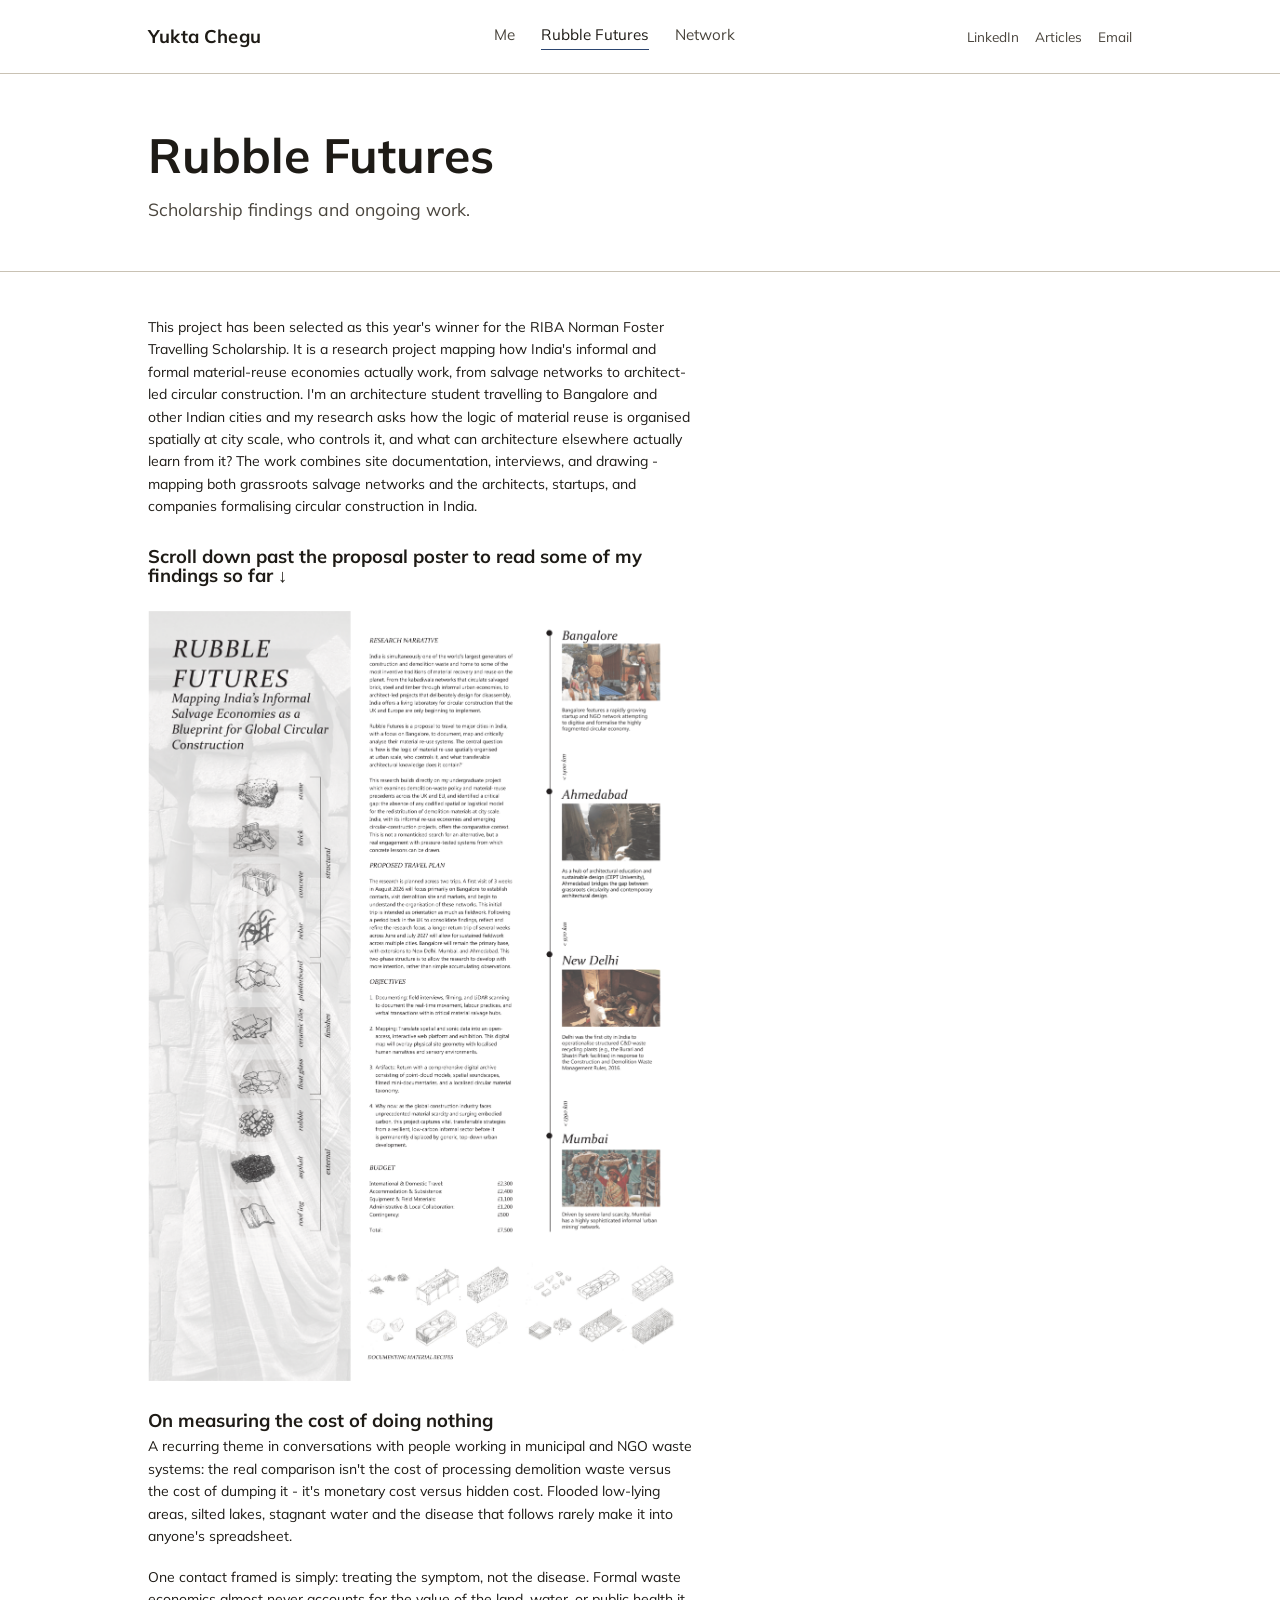
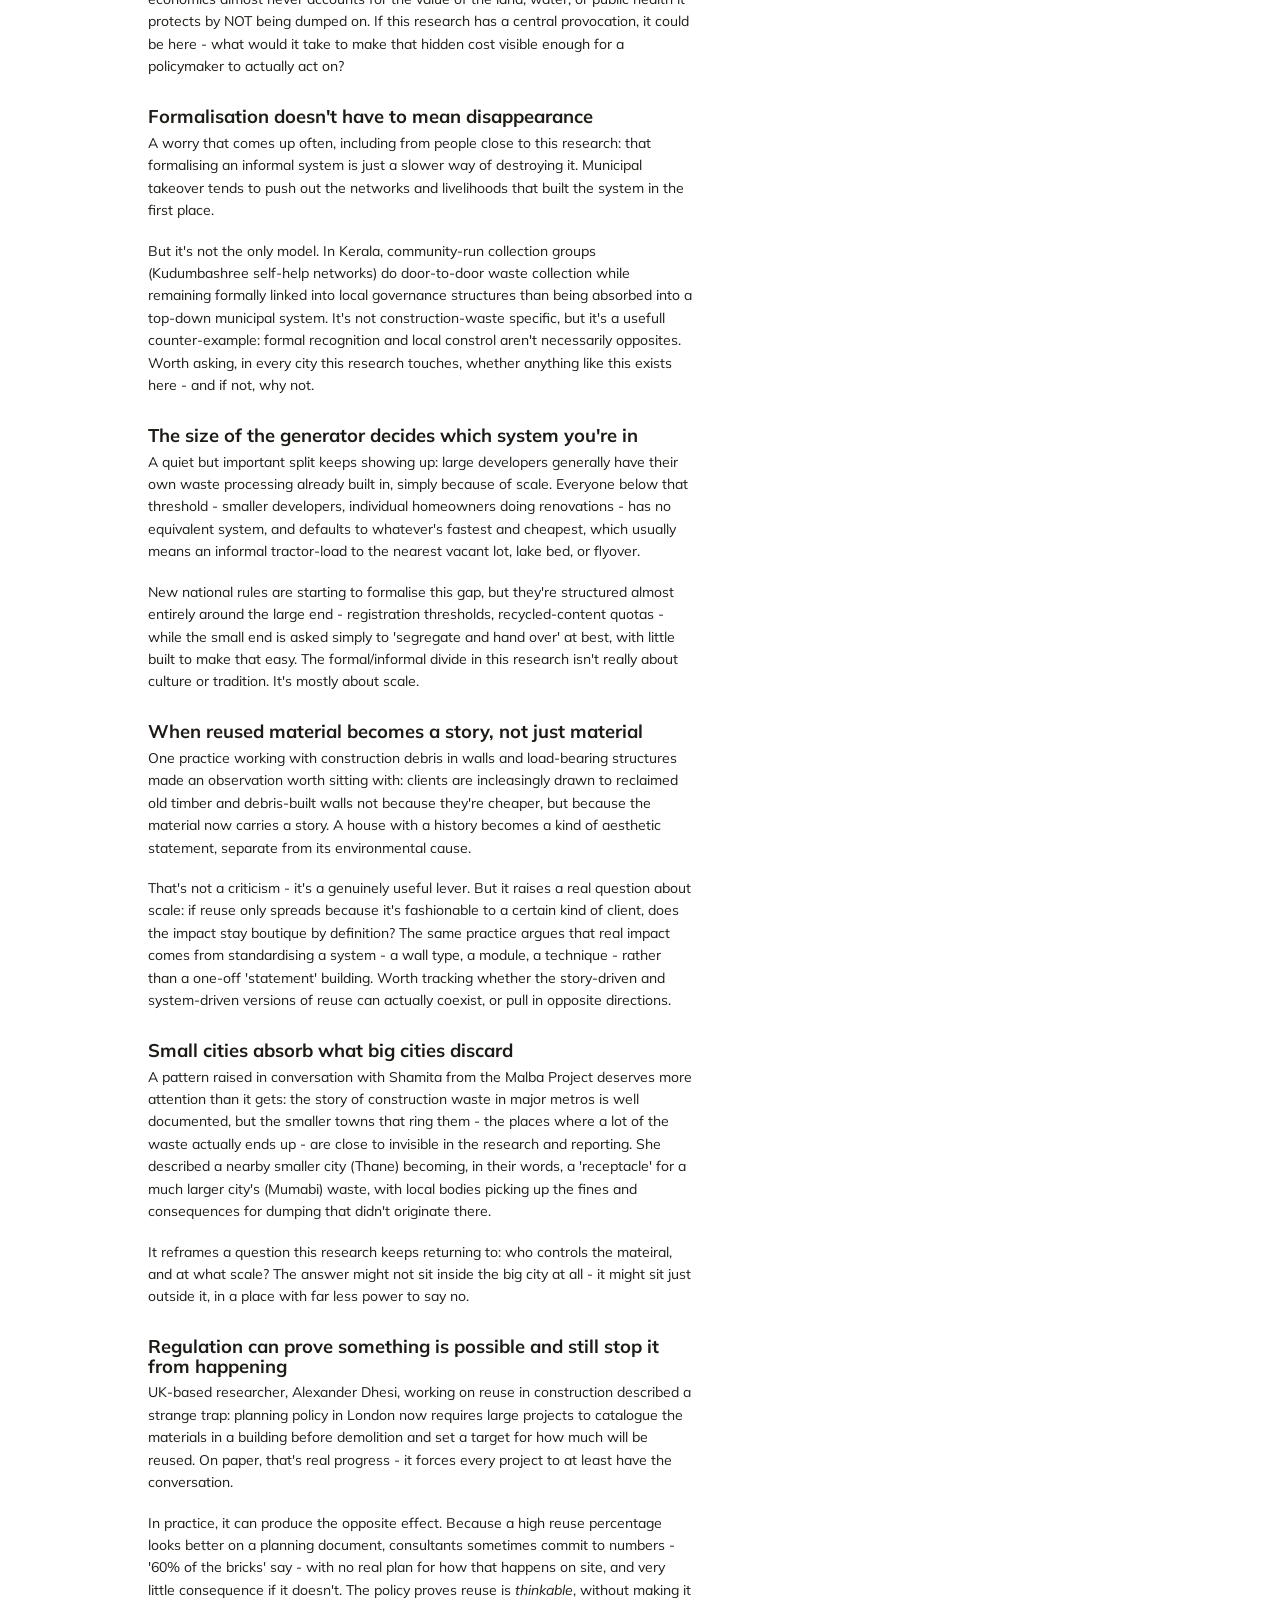
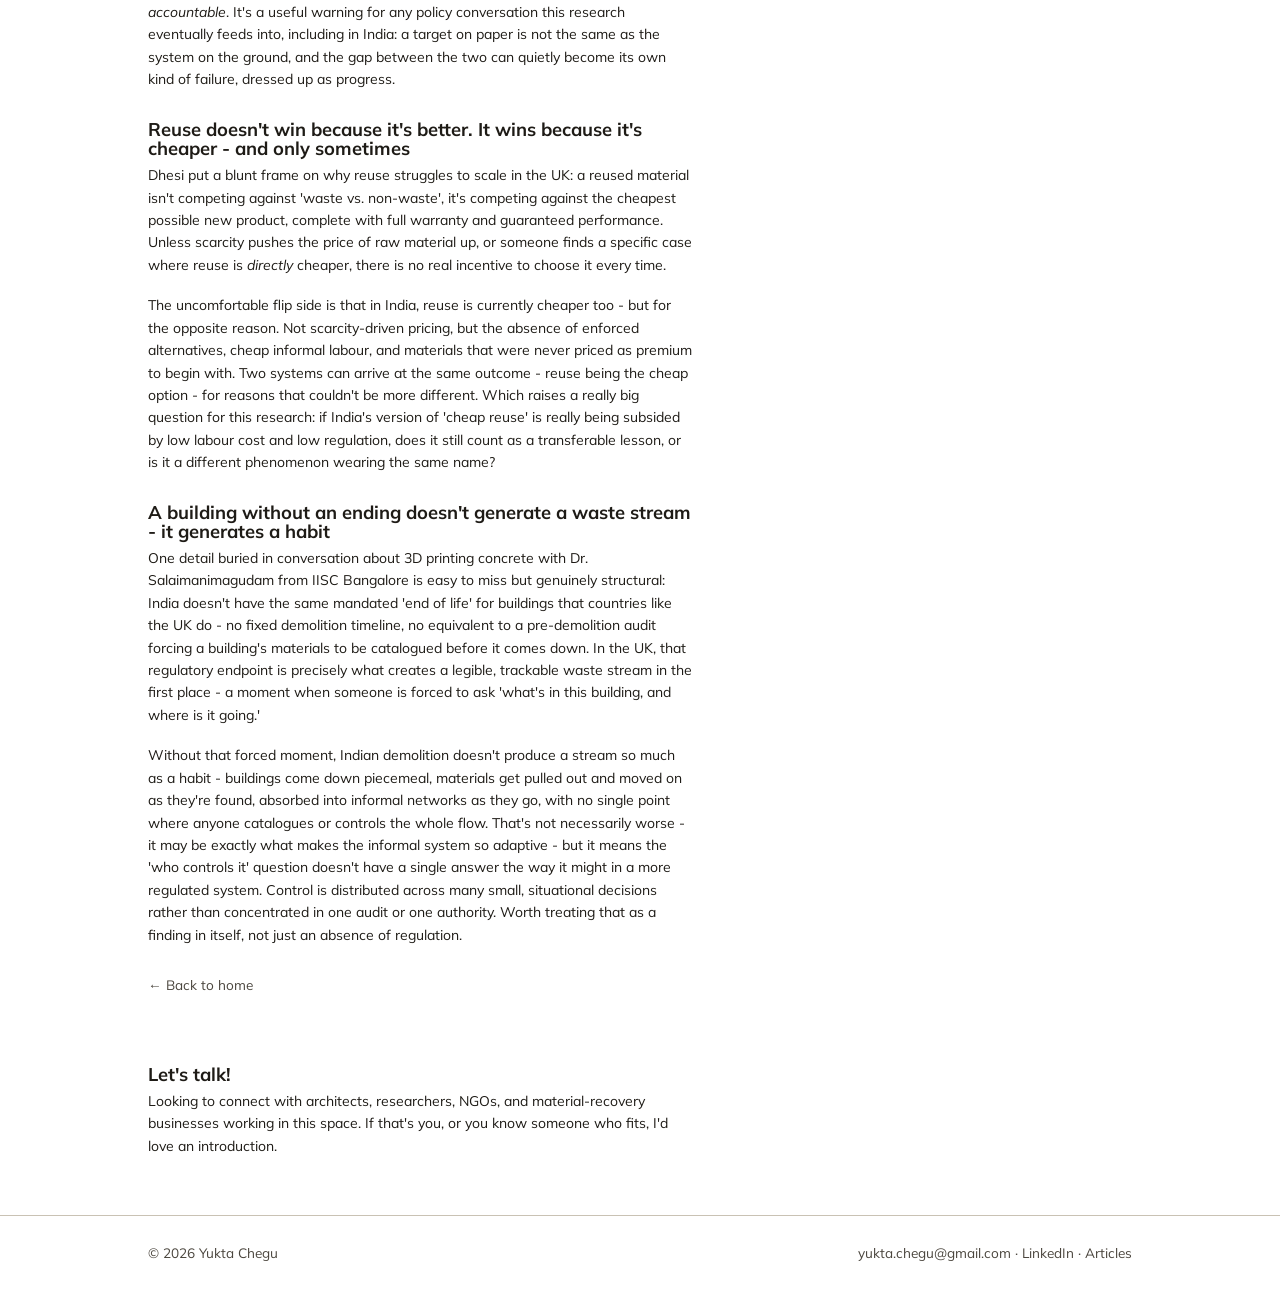
<file: index.html>
<!DOCTYPE html>
<html lang="en">
<head>
<meta charset="UTF-8">
<meta name="viewport" content="width=device-width, initial-scale=1">
<title>Yukta Chegu - Rubble Futures</title>
<link rel="stylesheet" href="css/style.css">
</head>
<body>

<header class="site">
  <div class="wrap">
    <a class="wordmark" href="index.html">Yukta Chegu</a>
    <nav class="main">
      <a href="about.html">Me</a>
      <a href="index.html" class="active">Rubble Futures</a>
      <a href="stakeholders.html">Network</a>

    </nav>
    <div class="socials">
      <a href="https://uk.linkedin.com/in/yuktachegu" target="_blank" rel="noopener">LinkedIn</a>
      <a href="https://linktr.ee/yuktachegu" target="_blank" rel="noopener">Articles</a>
      <a href="mailto:yukta.chegu@gmail.com">Email</a>
    </div>
  </div>
</header>

<section class="project-hero">
  <div class="wrap">
    <h1>Rubble Futures</h1>
    <p class="sub">Scholarship findings and ongoing work.</p>
  </div>
</section>

<section class="wrap">
  <div class="project-body">
    <p>This project has been selected as this year's winner for the RIBA Norman Foster Travelling Scholarship. It is a research project mapping how India's informal and formal material-reuse economies actually work, from salvage networks to architect-led circular construction. I'm an architecture student travelling to Bangalore and other Indian cities and my research asks how the logic of material reuse is organised spatially at city scale, who controls it, and what can architecture elsewhere actually learn from it? The work combines site documentation, interviews, and drawing - mapping both grassroots salvage networks and the architects, startups, and companies formalising circular construction in India. 
</p>
<h3>Scroll down past the proposal poster to read some of my findings so far ↓</h3>
<div style="height:20px;"></div>
    <img src="images/Scholarship-poster.png" alt="Scholarship Proposal">
<h3>On measuring the cost of doing nothing </h3>
    <p>A recurring theme in conversations with people working in municipal and NGO waste systems: the real comparison isn't the cost of processing demolition waste versus the cost of dumping it - it's monetary cost versus hidden cost. Flooded low-lying areas, silted lakes, stagnant water and the disease that follows rarely make it into anyone's spreadsheet. 
    <p>One contact framed is simply: treating the symptom, not the disease. Formal waste economics almost never accounts for the value of the land, water, or public health it protects by NOT being dumped on. If this research has a central provocation, it could be here - what would it take to make that hidden cost visible enough for a policymaker to actually act on?
 </p>
<h3>Formalisation doesn't have to mean disappearance </h3>
    <p>A worry that comes up often, including from people close to this research: that formalising an informal system is just a slower way of destroying it. Municipal takeover tends to push out the networks and livelihoods that built the system in the first place.
    <p>But it's not the only model. In Kerala, community-run collection groups (Kudumbashree self-help networks) do door-to-door waste collection while remaining formally linked into local governance structures than being absorbed into a top-down municipal system. It's not construction-waste specific, but it's a usefull counter-example: formal recognition and local constrol aren't necessarily opposites. Worth asking, in every city this research touches, whether anything like this exists here - and if not, why not. 
 </p>
<h3>The size of the generator decides which system you're in </h3>
    <p>A quiet but important split keeps showing up: large developers generally have their own waste processing already built in, simply because of scale. Everyone below that threshold - smaller developers, individual homeowners doing renovations - has no equivalent system, and defaults to whatever's fastest and cheapest, which usually means an informal tractor-load to the nearest vacant lot, lake bed, or flyover.
    <p>New national rules are starting to formalise this gap, but they're structured almost entirely around the large end - registration thresholds, recycled-content quotas - while the small end is asked simply to 'segregate and hand over' at best, with little built to make that easy. The formal/informal divide in this research isn't really about culture or tradition. It's mostly about scale. 
 </p>
<h3>When reused material becomes a story, not just material</h3>
    <p>One practice working with construction debris in walls and load-bearing structures made an observation worth sitting with: clients are incleasingly drawn to reclaimed old timber and debris-built walls not because they're cheaper, but because the material now carries a story. A house with a history becomes a kind of aesthetic statement, separate from its environmental cause.
    <p>That's not a criticism - it's a genuinely useful lever. But it raises a real question about scale: if reuse only spreads because it's fashionable to a certain kind of client, does the impact stay boutique by definition? The same practice argues that real impact comes from standardising a system - a wall type, a module, a technique - rather than a one-off 'statement' building. Worth tracking whether the story-driven and system-driven versions of reuse can actually coexist, or pull in opposite directions.
 </p>
<h3>Small cities absorb what big cities discard</h3>
    <p>A pattern raised in conversation with Shamita from the Malba Project deserves more attention than it gets: the story of construction waste in major metros is well documented, but the smaller towns that ring them - the places where a lot of the waste actually ends up - are close to invisible in the research and reporting. She described a nearby smaller city (Thane) becoming, in their words, a 'receptacle' for a much larger city's (Mumabi) waste, with local bodies picking up the fines and consequences for dumping that didn't originate there. 
    <p>It reframes a question this research keeps returning to: who controls the mateiral, and at what scale? The answer might not sit inside the big city at all - it might sit just outside it, in a place with far less power to say no.
 </p>
<h3>Regulation can prove something is possible and still stop it from happening </h3>
    <p>UK-based researcher, Alexander Dhesi, working on reuse in construction described a strange trap: planning policy in London now requires large projects to catalogue the materials in a building before demolition and set a target for how much will be reused. On paper, that's real progress - it forces every project to at least have the conversation. 
    <p>In practice, it can produce the opposite effect. Because a high reuse percentage looks better on a planning document, consultants sometimes commit to numbers - '60% of the bricks' say - with no real plan for how that happens on site, and very little consequence if it doesn't. The policy proves reuse is <i>thinkable</i>, without making it <i>accountable</i>. It's a useful warning for any policy conversation this research eventually feeds into, including in India: a target on paper is not the same as the system on the ground, and the gap between the two can quietly become its own kind of failure, dressed up as progress.
 </p>
<h3>Reuse doesn't win because it's better. It wins because it's cheaper - and only sometimes</h3>
    <p>Dhesi put a blunt frame on why reuse struggles to scale in the UK: a reused material isn't competing against 'waste vs. non-waste', it's competing against the cheapest possible new product, complete with full warranty and guaranteed performance. Unless scarcity pushes the price of raw material up, or someone finds a specific case where reuse is <i>directly </i> cheaper, there is no real incentive to choose it every time. 
    <p>The uncomfortable flip side is that in India, reuse is currently cheaper too - but for the opposite reason. Not scarcity-driven pricing, but the absence of enforced alternatives, cheap informal labour, and materials that were never priced as premium to begin with. Two systems can arrive at the same outcome - reuse being the cheap option - for reasons that couldn't be more different. Which raises a really big question for this research: if India's version of 'cheap reuse' is really being subsided by low labour cost and low regulation, does it still count as a transferable lesson, or is it a different phenomenon wearing the same name? 
 </p>
<h3>A building without an ending doesn't generate a waste stream - it generates a habit</h3>
    <p>One detail buried in conversation about 3D printing concrete with Dr. Salaimanimagudam from IISC Bangalore is easy to miss but genuinely structural: India doesn't have the same mandated 'end of life' for buildings that countries like the UK do - no fixed demolition timeline, no equivalent to a pre-demolition audit forcing a building's materials to be catalogued before it comes down. In the UK, that regulatory endpoint is precisely what creates a legible, trackable waste stream in the first place - a moment when someone is forced to ask 'what's in this building, and where is it going.'
    <p>Without that forced moment, Indian demolition doesn't produce a stream so much as a habit - buildings come down piecemeal, materials get pulled out and moved on as they're found, absorbed into informal networks as they go, with no single point where anyone catalogues or controls the whole flow. That's not necessarily worse - it may be exactly what makes the informal system so adaptive - but it means the 'who controls it' question doesn't have a single answer the way it might in a more regulated system. Control is distributed across many small, situational decisions rather than concentrated in one audit or one authority. Worth treating that as a finding in itself, not just an absence of regulation.
 </p>
    <a class="back-top" href="index.html">← Back to home</a>
</p>
    <h3>Let's talk! </h3>
    <p>Looking to connect with architects, researchers, NGOs, and material-recovery businesses working in this space. If that's you, or you know someone who fits, I'd love an introduction.
  </div>
</section>

<footer class="site">
  <div class="wrap">
    <span>© 2026 Yukta Chegu</span>
    <span><a href="mailto:yukta.chegu@gmail.com">yukta.chegu@gmail.com</a> · <a href="https://uk.linkedin.com/in/yuktachegu" target="_blank" rel="noopener">LinkedIn</a> · <a href="https://linktr.ee/yuktachegu" target="_blank" rel="noopener">Articles</a></span>
  </div>
</footer>

</body>
</html>
</file>
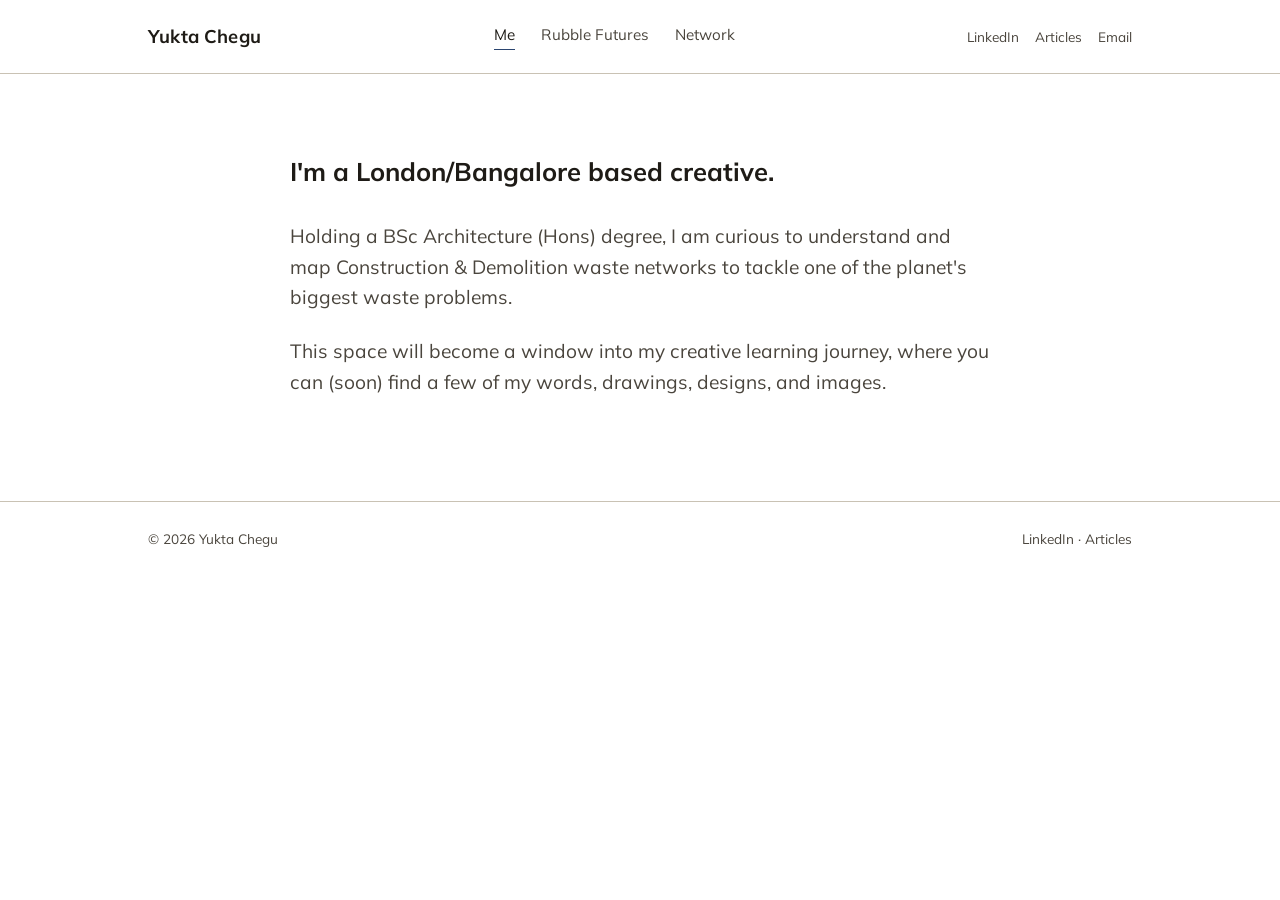
<file: about.html>
<!DOCTYPE html>
<html lang="en">
<head>
<meta charset="UTF-8">
<meta name="viewport" content="width=device-width, initial-scale=1">
<title>Yukta Chegu - Me</title>
<link rel="stylesheet" href="css/style.css">
</head>
<body>

<header class="site">
 <div class="wrap">
  <a class="wordmark" href="index.html">Yukta Chegu</a>
  <nav class="main">
   <a href="about.html" class="active">Me</a>
   <a href="index.html">Rubble Futures</a>
   <a href="stakeholders.html">Network</a>

  </nav>
  <div class="socials">
   <a href="https://uk.linkedin.com/in/yuktachegu" target="_blank" rel="noopener">LinkedIn</a>
   <a href="https://linktr.ee/yuktachegu" target="_blank" rel="noopener">Articles</a>
   <a href="mailto:yukta.chegu@gmail.com">Email</a>
  </div>
 </div>
</header>

<section class="about-body">
 <div class="wrap">
  <div class="intro-col">
   <p>I'm a London/Bangalore based creative.</p>
   <p>Holding a BSc Architecture (Hons) degree, I am curious to understand and map Construction & Demolition waste networks to tackle one of the planet's biggest waste problems.</p>
   <p>This space will become a window into my creative learning journey, where you can (soon) find a few of my words, drawings, designs, and images. </p>
  </div>
 </div>
</section>

<footer class="site">
 <div class="wrap">
  <span>© 2026 Yukta Chegu</span>
  <span><a href="https://uk.linkedin.com/in/yuktachegu" target="_blank" rel="noopener">LinkedIn</a> · <a href="https://linktr.ee/yuktachegu" target="_blank" rel="noopener">Articles</a></span>
 </div>
</footer>

</body>
</html>
</file>
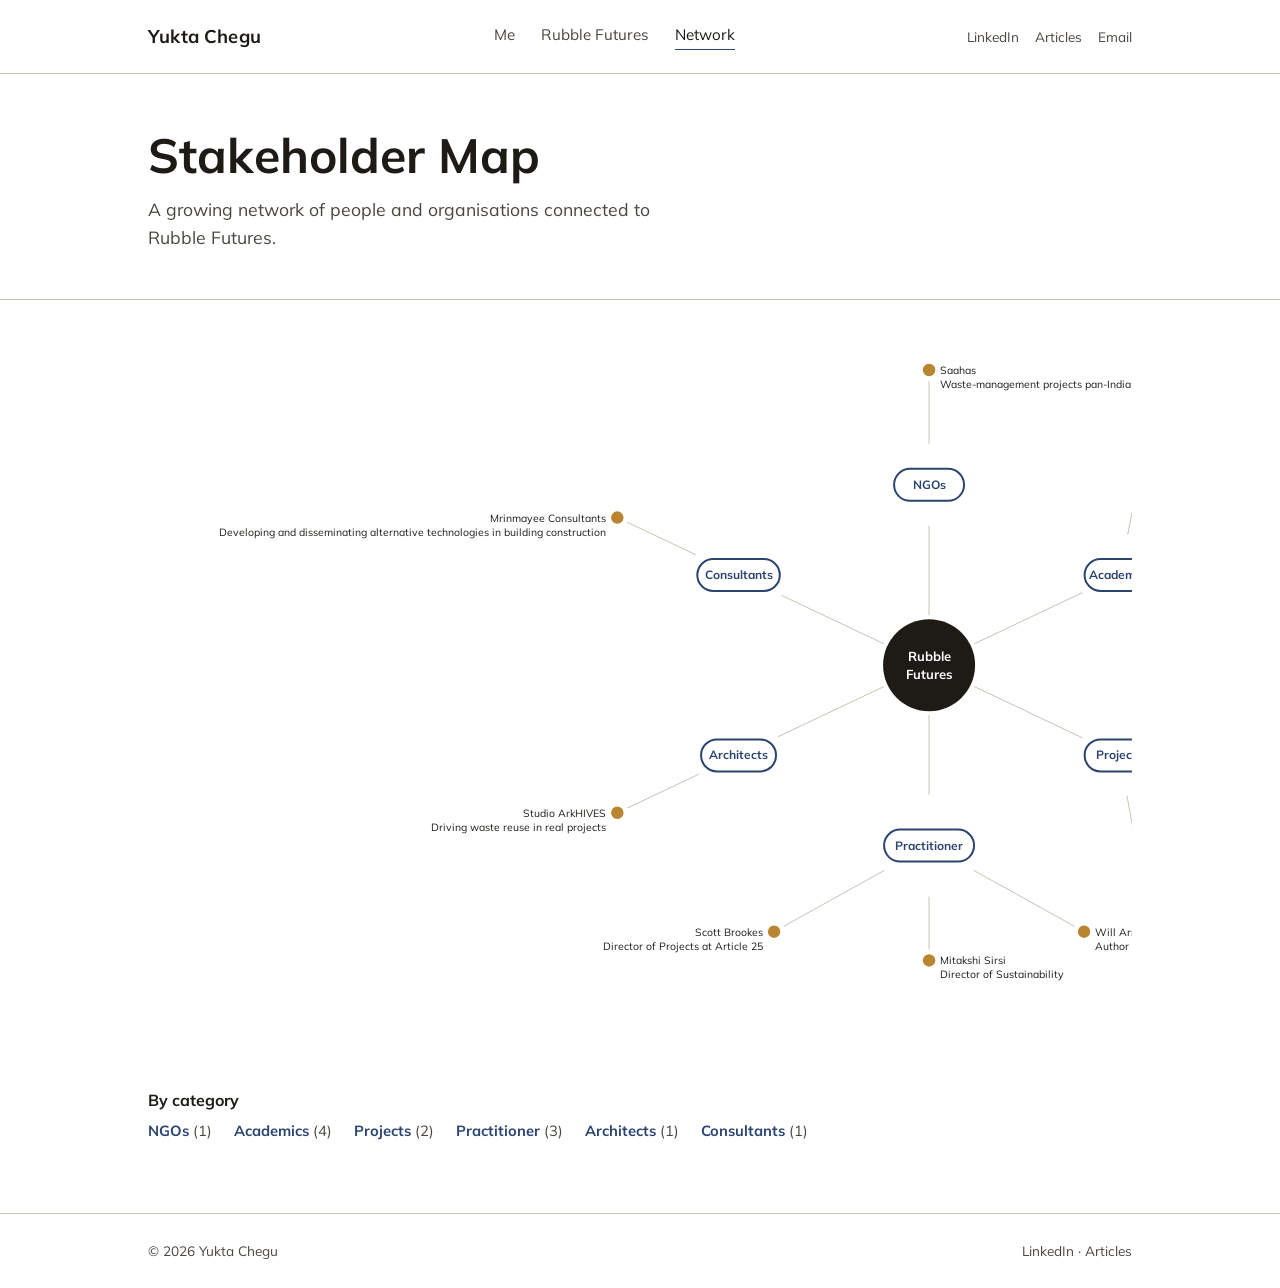
<file: stakeholders.html>
<!DOCTYPE html>
<html lang="en">
<head>
<meta charset="UTF-8">
<meta name="viewport" content="width=device-width, initial-scale=1">
<title>Yukta Chegu - Stakeholder Map</title>
<link rel="stylesheet" href="css/style.css">
<style>
  /* page-specific additions, kept separate from the main stylesheet */
  .map-wrap{padding:30px 0 10px;overflow-x:auto;}
  #map-svg{display:block;}
  .node-center circle{fill:var(--ink);}
  .node-center text{fill:var(--paper);font-size:13px;font-weight:700;}
  .node-cat circle{fill:var(--paper);stroke:var(--blue);stroke-width:2px;}
  .node-cat text{fill:var(--blue);font-size:12px;font-weight:700;}
  .node-person circle{fill:var(--ochre);stroke:var(--paper);stroke-width:1.5px;}
  .node-person text{fill:var(--ink);font-size:10.5px;}
  .link{stroke:var(--line);stroke-width:1px;}
  .node-person{cursor:default;}
  .node-person:hover circle{fill:var(--blue);}
  .legend{padding:0 0 50px;}
  .legend h3{font-size:1rem;margin-bottom:10px;}
  .legend-list{display:flex;flex-wrap:wrap;gap:10px 22px;color:var(--ink-soft);font-size:.92rem;}
  .add-note{
    background:var(--paper-deep);
    border:1px solid var(--line);
    padding:18px 20px;
    margin:0 0 40px;
    font-size:.92rem;
    color:var(--ink-soft);
  }
  .add-note code{background:#fff;padding:2px 5px;border:1px solid var(--line);font-size:.85em;}
</style>
</head>
<body>

<header class="site">
  <div class="wrap">
    <a class="wordmark" href="index.html">Yukta Chegu</a>
    <nav class="main">
      <a href="about.html">Me</a>
      <a href="index.html">Rubble Futures</a>
      <a href="stakeholders.html" class="active">Network</a>
    </nav>
    <div class="socials">
      <a href="https://uk.linkedin.com/in/yuktachegu" target="_blank" rel="noopener">LinkedIn</a>
      <a href="https://linktr.ee/yuktachegu" target="_blank" rel="noopener">Articles</a>
      <a href="mailto:yukta.chegu@gmail.com">Email</a>
    </div>
  </div>
</header>

<section class="project-hero">
  <div class="wrap">
    <h1>Stakeholder Map</h1>
    <p class="sub">A growing network of people and organisations connected to Rubble Futures.</p>
  </div>
</section>

<section class="wrap">

   
  <div class="map-wrap">
    <svg id="map-svg" viewBox="0 0 1000 760" xmlns="http://www.w3.org/2000/svg"></svg>
  </div>

  <div class="legend">
<div style="height:70px;"></div>
    <h3>By category</h3>
    <div class="legend-list" id="legend-list"></div>
  </div>
</section>

<footer class="site">
  <div class="wrap">
    <span>© 2026 Yukta Chegu</span>
    <span><a href="https://uk.linkedin.com/in/yuktachegu" target="_blank" rel="noopener">LinkedIn</a> · <a href="https://linktr.ee/yuktachegu" target="_blank" rel="noopener">Articles</a></span>
  </div>
</footer>

<script>
/* ============================================================
   EDIT BELOW: add one line per person/organisation.
   Fields: name (required), type (required - the stakeholder
   category), note (optional short description).
   ============================================================ */
const stakeholders = [
  { name: "Saahas", type: "NGOs", note: "Waste-management projects pan-India" },
  { name: "Prof. Monto Mani", type: "Academics", note: "PV panels reuse, CST, IISC" },
  { name: "Biome BUILD", type: "Projects", note: "Climate-tech company reusing agricultural waste" },
  { name: "Dr. Salaimanimagudam", type: "Academics", note: "3D printing research, CST, IISC" },
  { name: "Alexander Dhesi", type: "Academics", note: "Construction salvage material scientist" },
  { name: "Maxence Grangeot", type: "Academics", note: "Researcher, Structural Xploration Lab, EPFL" },
  { name: "Will Arnold", type: "Practitioner", note: "Author of Future Build" },
  { name: "Mitakshi Sirsi", type: "Practitioner", note: "Director of Sustainability" },
  { name: "Scott Brookes", type: "Practitioner", note: "Director of Projects at Article 25" },
  { name: "Studio ArkHIVES", type: "Architects", note: "Driving waste reuse in real projects" },
  { name: "Malba Project", type: "Projects", note: "Using technology to collect, manage, and recycle debris" },
  { name: "Mrinmayee Consultants", type: "Consultants", note: "Developing and disseminating alternative technologies in building construction" },
];
/* ============================================================
   Nothing below this line needs editing.
   ============================================================ */

const svg = document.getElementById("map-svg");
const legendList = document.getElementById("legend-list");
const W = 1000, H = 760;
const CX = W / 2, CY = H / 2 - 20;

// group people by category, in order of first appearance
const categories = [];
const byCategory = {};
stakeholders.forEach(p => {
  if (!byCategory[p.type]) { byCategory[p.type] = []; categories.push(p.type); }
  byCategory[p.type].push(p);
});

const catRadius = 220;
const personRadius = 360;
const catAngleStep = (2 * Math.PI) / Math.max(categories.length, 1);

function svgEl(tag, attrs) {
  const el = document.createElementNS("http://www.w3.org/2000/svg", tag);
  for (const k in attrs) el.setAttribute(k, attrs[k]);
  return el;
}

// shortens a line by padStart/padEnd (in px) along its own direction,
// so it stops at the edge of a shape instead of running through its center
function trimLine(x1, y1, x2, y2, padStart, padEnd) {
  const dx = x2 - x1, dy = y2 - y1;
  const len = Math.sqrt(dx*dx + dy*dy) || 1;
  const ux = dx / len, uy = dy / len;
  return {
    x1: x1 + ux * padStart, y1: y1 + uy * padStart,
    x2: x2 - ux * padEnd,   y2: y2 - uy * padEnd
  };
}

// center node
svg.appendChild(svgEl("g", {class:"node-center"})).append(
  svgEl("circle", {cx:CX, cy:CY, r:46}),
  svgEl("text", {x:CX, y:CY-4, "text-anchor":"middle"})
);
svg.querySelector(".node-center text").textContent = "Rubble";
const centerText2 = svgEl("text", {x:CX, y:CY+14, "text-anchor":"middle", fill:"var(--paper)", "font-size":"13", "font-weight":"700"});
centerText2.textContent = "Futures";
svg.querySelector(".node-center").appendChild(centerText2);

const linksLayer = svgEl("g", {class:"links-layer"});
const nodesLayer = svgEl("g", {class:"nodes-layer"});
svg.appendChild(linksLayer);
svg.appendChild(nodesLayer);

categories.forEach((cat, i) => {
  const angle = i * catAngleStep - Math.PI / 2;
  const catX = CX + catRadius * Math.cos(angle);
  const catY = CY + catRadius * Math.sin(angle) * 0.82;

  const catW = Math.max(70, cat.length * 7.5);
  const catPad = catW / 2 + 6;

  // line from center to category, trimmed to stop at each shape's edge
  const l1 = trimLine(CX, CY, catX, catY, 50, catPad);
  linksLayer.appendChild(svgEl("line", {class:"link", x1:l1.x1, y1:l1.y1, x2:l1.x2, y2:l1.y2}));

  const g = svgEl("g", {class:"node-cat"});
  g.appendChild(svgEl("rect", {x:catX - catW/2, y:catY-16, width:catW, height:32, rx:16, fill:"var(--paper)", stroke:"var(--blue)", "stroke-width":"2"}));
  const catLabel = svgEl("text", {x:catX, y:catY+4, "text-anchor":"middle"});
  catLabel.textContent = cat;
  g.appendChild(catLabel);
  nodesLayer.appendChild(g);

  const people = byCategory[cat];
  const spread = Math.min(catAngleStep * 0.85, 0.4 * people.length);
  const peopleRadius = personRadius + Math.max(0, people.length - 3) * 40;
  people.forEach((p, j) => {
    const pAngle = angle - spread/2 + (people.length > 1 ? (spread * j / (people.length - 1)) : spread/2);
    const px = CX + peopleRadius * Math.cos(pAngle);
    const py = CY + peopleRadius * Math.sin(pAngle) * 0.82;

    const l2 = trimLine(catX, catY, px, py, catPad, 11);
    linksLayer.appendChild(svgEl("line", {class:"link", x1:l2.x1, y1:l2.y1, x2:l2.x2, y2:l2.y2}));

    const pg = svgEl("g", {class:"node-person"});
    const title = svgEl("title", {});
    title.textContent = p.note ? `${p.name} - ${p.note}` : p.name;
    pg.appendChild(title);
    pg.appendChild(svgEl("circle", {cx:px, cy:py, r:7}));

    const anchorStart = Math.cos(pAngle) >= 0; const longest = Math.max(p.name.length, (p.note||"").length * 0.85); const labelW = longest * 6.4 + 8; const labelX = anchorStart ? px + 11 : px - 11; const boxH = p.note ? 32 : 16; pg.appendChild(svgEl("rect", { x: anchorStart ? labelX - 4 : labelX - labelW + 4, y: py - 10, width: labelW, height: boxH, fill: "var(--paper)" })); const label = svgEl("text", { x: labelX, y: py + 4, "text-anchor": anchorStart ? "start" : "end" }); label.textContent = p.name; pg.appendChild(label); if (p.note) { const noteLabel = svgEl("text", { x: labelX, y: py + 18, "text-anchor": anchorStart ? "start" : "end", fill: "var(--ink-soft)", "font-size": "9" }); noteLabel.textContent = p.note; pg.appendChild(noteLabel); } nodesLayer.appendChild(pg);
  });
});

const bbox = svg.getBBox(); const pad = 30; svg.setAttribute("viewBox", `${bbox.x - pad} ${bbox.y - pad} ${bbox.width + pad*2} ${bbox.height + pad*2}`);

svg.setAttribute("width", bbox.width + pad*2); svg.setAttribute("height", bbox.height + pad*2); 

// legend
categories.forEach(cat => {
  const span = document.createElement("span");
  span.innerHTML = `<strong style="color:var(--blue)">${cat}</strong> (${byCategory[cat].length})`;
  legendList.appendChild(span);
});
</script>

</body>
</html>
</file>
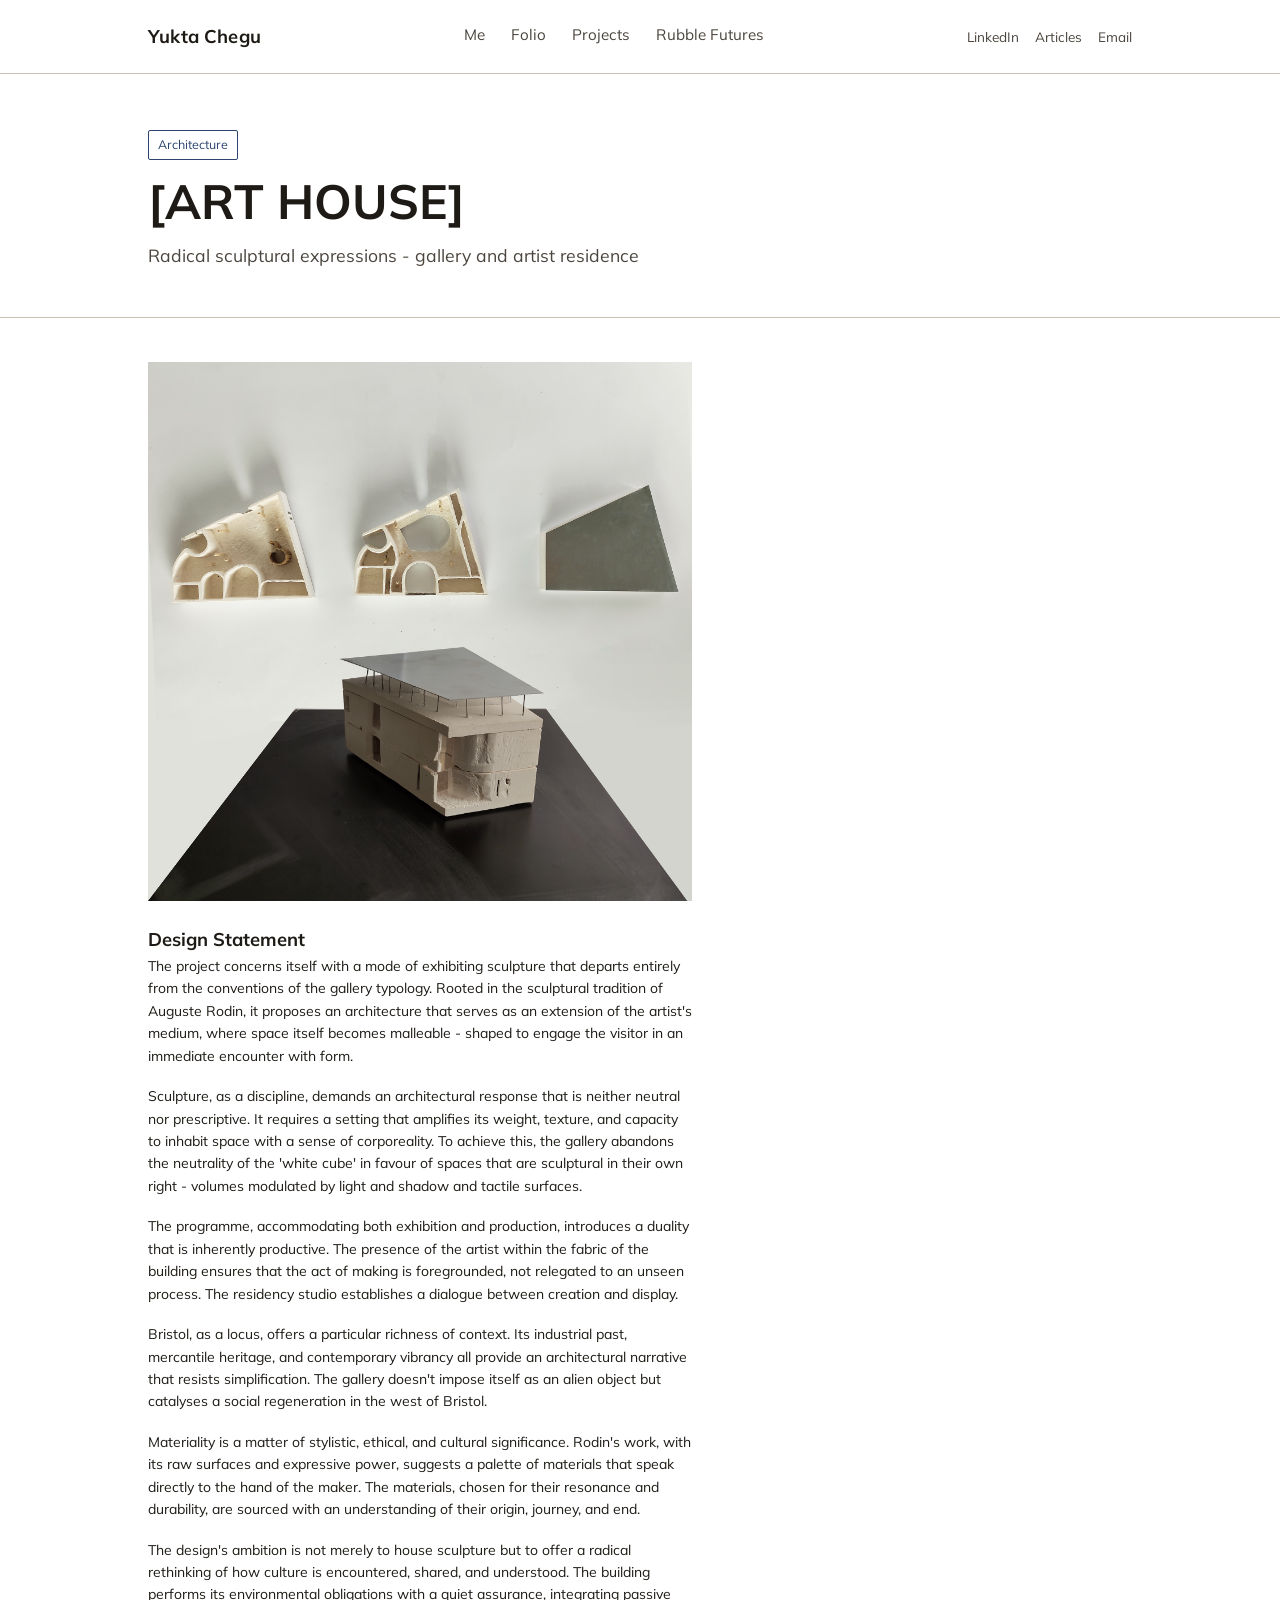
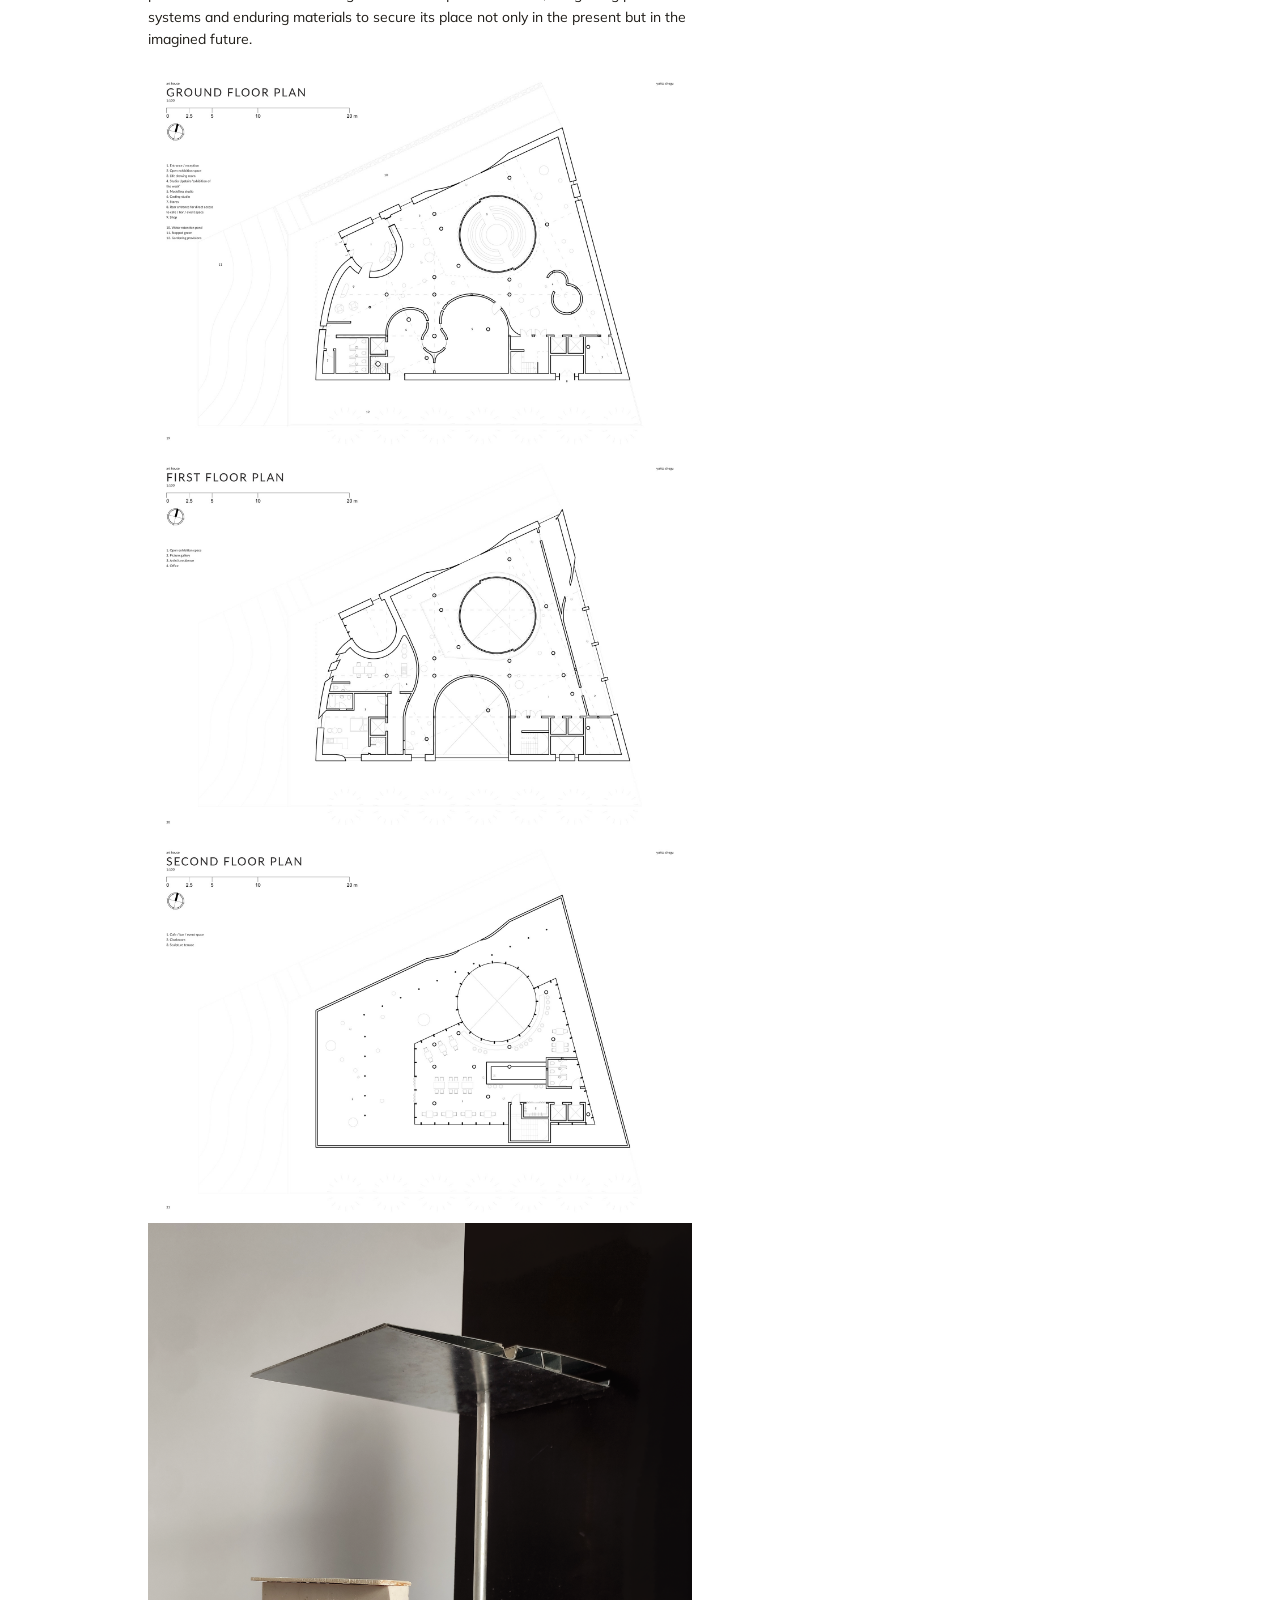
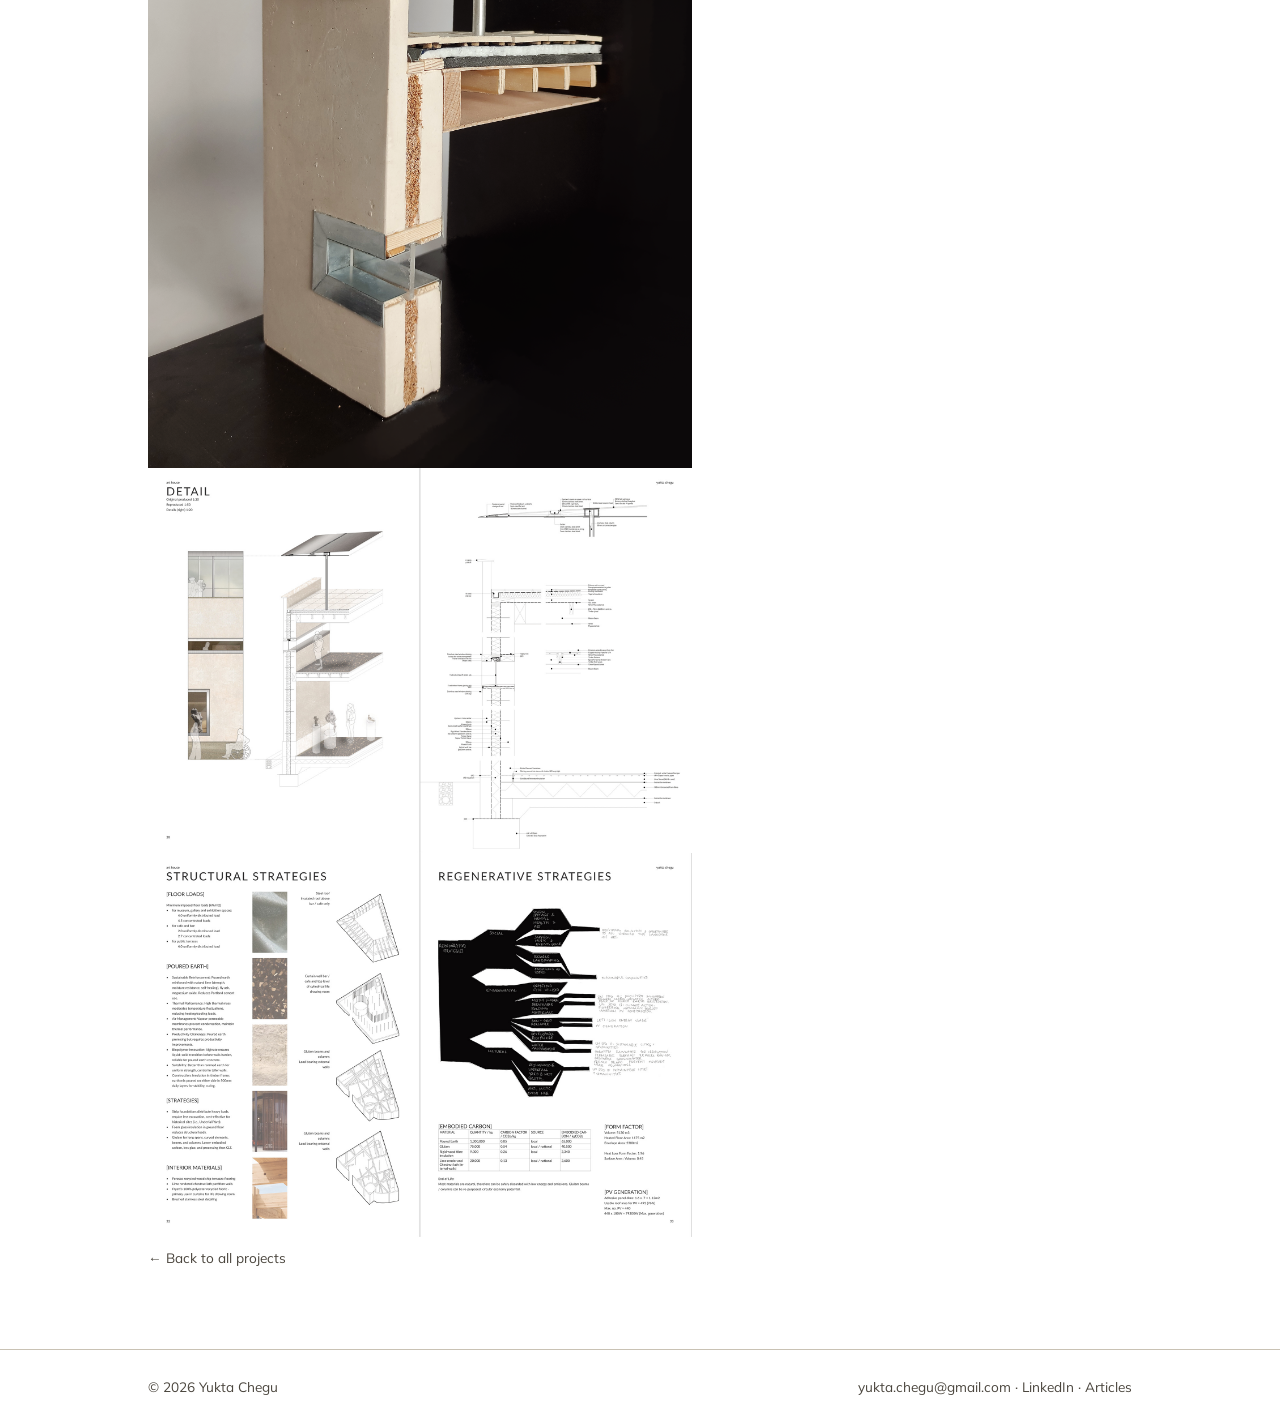
<file: projects/art-house.html>
<!DOCTYPE html>
<html lang="en">
<head>
<meta charset="UTF-8">
<meta name="viewport" content="width=device-width, initial-scale=1">
<title>Yukta Chegu - [ART HOUSE]</title>
<link rel="stylesheet" href="../css/style.css">
</head>
<body>

<header class="site">
 <div class="wrap">
  <a class="wordmark" href="../index.html">Yukta Chegu</a>
  <nav class="main">
   <a href="../about.html">Me</a>
   <a href="../folio.html">Folio</a>
   <a href="../index.html">Projects</a>
   <a href="../rubble-futures.html">Rubble Futures</a>
  </nav>
  <div class="socials">
   <a href="https://uk.linkedin.com/in/yuktachegu" target="_blank" rel="noopener">LinkedIn</a>
   <a href="https://linktr.ee/yuktachegu" target="_blank" rel="noopener">Articles</a>
   <a href="mailto:yukta.chegu@gmail.com">Email</a>
  </div>
 </div>
</header>

<section class="project-hero">
 <div class="wrap">
  <span class="tag">Architecture</span>
  <h1>[ART HOUSE]</h1>
  <p class="sub">Radical sculptural expressions - gallery and artist residence</p>
 </div>
</section>

<section class="wrap">
 <div class="project-body">
  <img src="../images/02-AH-img2.png" alt="">
  <h3>Design Statement</h3>
  <p>The project concerns itself with a mode of exhibiting sculpture that departs entirely from the conventions of the gallery typology. Rooted in the sculptural tradition of Auguste Rodin, it proposes an architecture that serves as an extension of the artist's medium, where space itself becomes malleable - shaped to engage the visitor in an immediate encounter with form.</p>
  <p>Sculpture, as a discipline, demands an architectural response that is neither neutral nor prescriptive. It requires a setting that amplifies its weight, texture, and capacity to inhabit space with a sense of corporeality. To achieve this, the gallery abandons the neutrality of the 'white cube' in favour of spaces that are sculptural in their own right - volumes modulated by light and shadow and tactile surfaces.</p>
  <p>The programme, accommodating both exhibition and production, introduces a duality that is inherently productive. The presence of the artist within the fabric of the building ensures that the act of making is foregrounded, not relegated to an unseen process. The residency studio establishes a dialogue between creation and display.</p>
  <p>Bristol, as a locus, offers a particular richness of context. Its industrial past, mercantile heritage, and contemporary vibrancy all provide an architectural narrative that resists simplification. The gallery doesn't impose itself as an alien object but catalyses a social regeneration in the west of Bristol.</p>
  <p>Materiality is a matter of stylistic, ethical, and cultural significance. Rodin's work, with its raw surfaces and expressive power, suggests a palette of materials that speak directly to the hand of the maker. The materials, chosen for their resonance and durability, are sourced with an understanding of their origin, journey, and end.</p>
  <p>The design's ambition is not merely to house sculpture but to offer a radical rethinking of how culture is encountered, shared, and understood. The building performs its environmental obligations with a quiet assurance, integrating passive systems and enduring materials to secure its place not only in the present but in the imagined future.</p>
  <img src="../images/02-AH-gf.jpg" alt="">
  <img src="../images/02-AH-1f.jpg" alt="">
  <img src="../images/02-AH-2f.jpg" alt="">
  <img src="../images/02-AH-tect1.png" alt="">
  <img src="../images/02-AH-tect2.jpg" alt="">
  <img src="../images/02-AH-strat.jpg" alt="">

  <a class="back-top" href="../index.html">← Back to all projects</a>
 </div>
</section>

<footer class="site">
 <div class="wrap">
  <span>© 2026 Yukta Chegu</span>
  <span><a href="mailto:yukta.chegu@gmail.com">yukta.chegu@gmail.com</a> · <a href="https://uk.linkedin.com/in/yuktachegu" target="_blank" rel="noopener">LinkedIn</a> · <a href="https://linktr.ee/yuktachegu" target="_blank" rel="noopener">Articles</a></span>
 </div>
</footer>

</body>
</html>
</file>
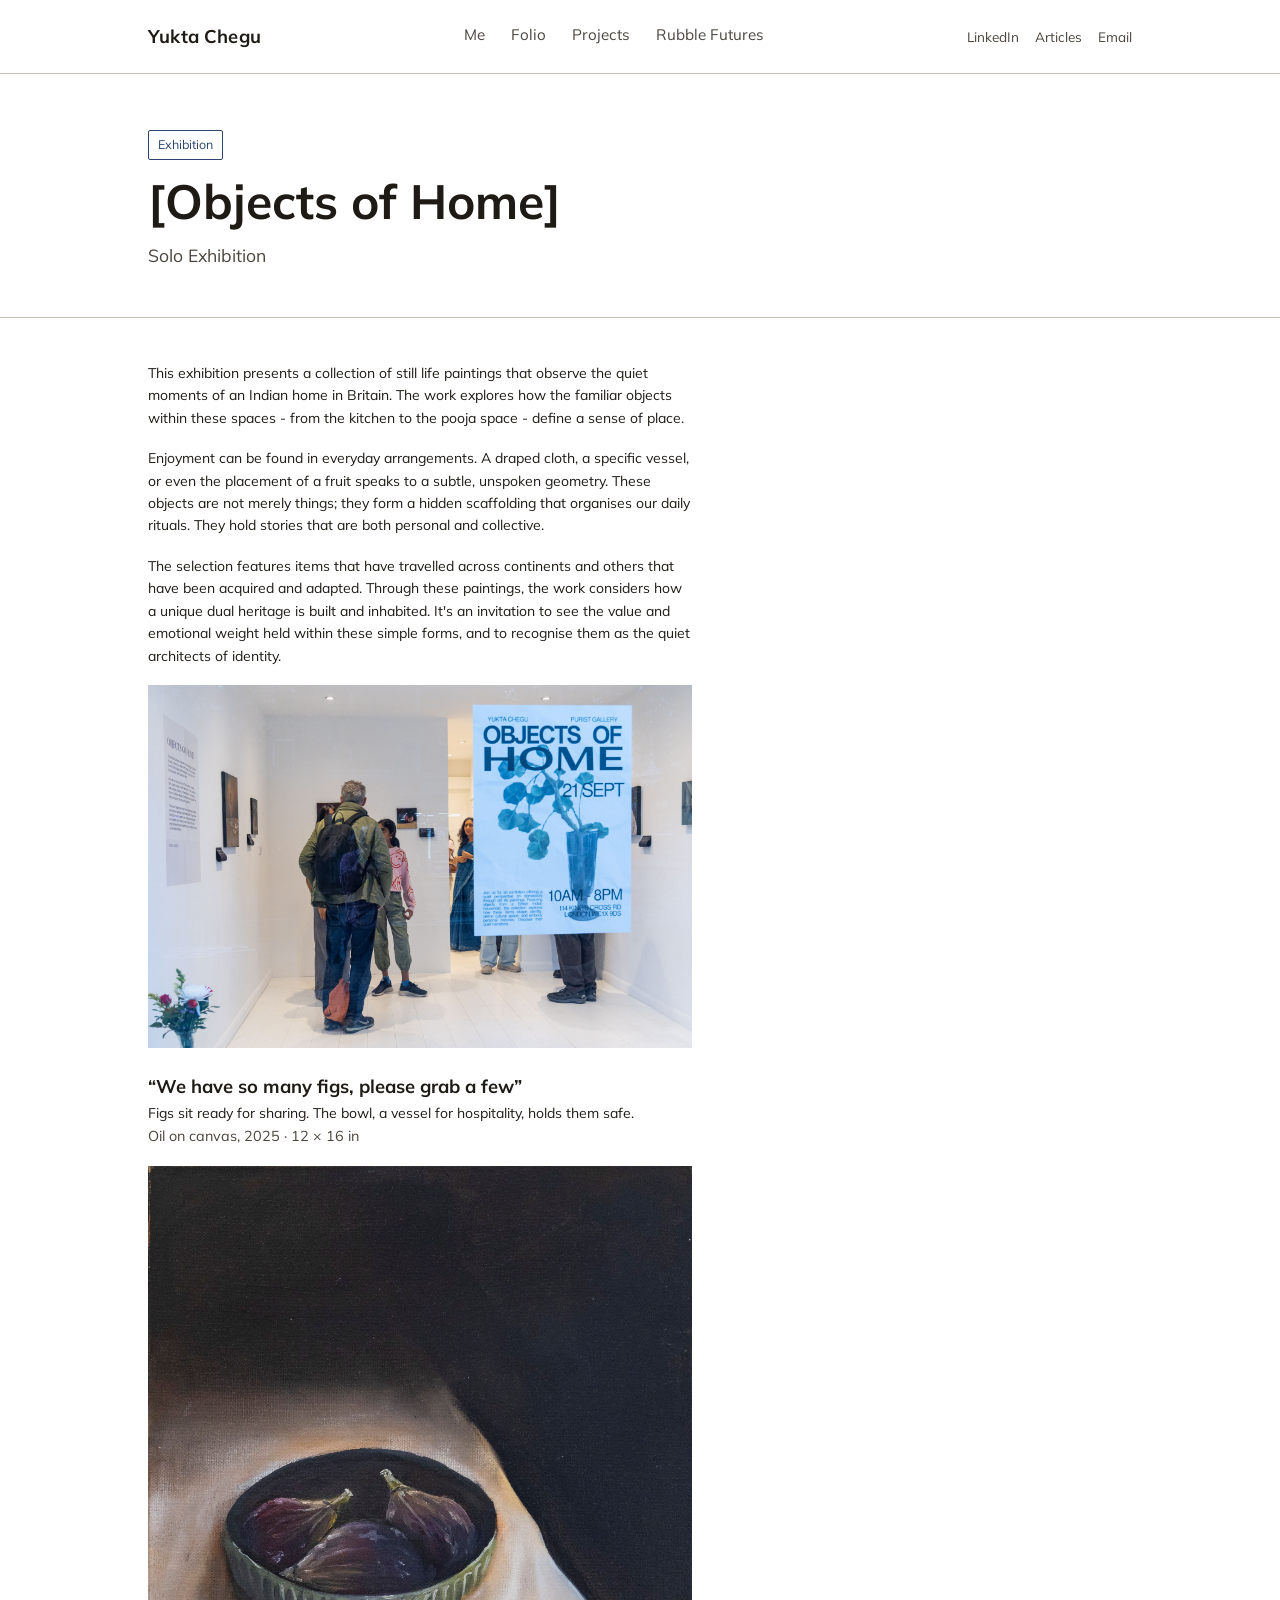
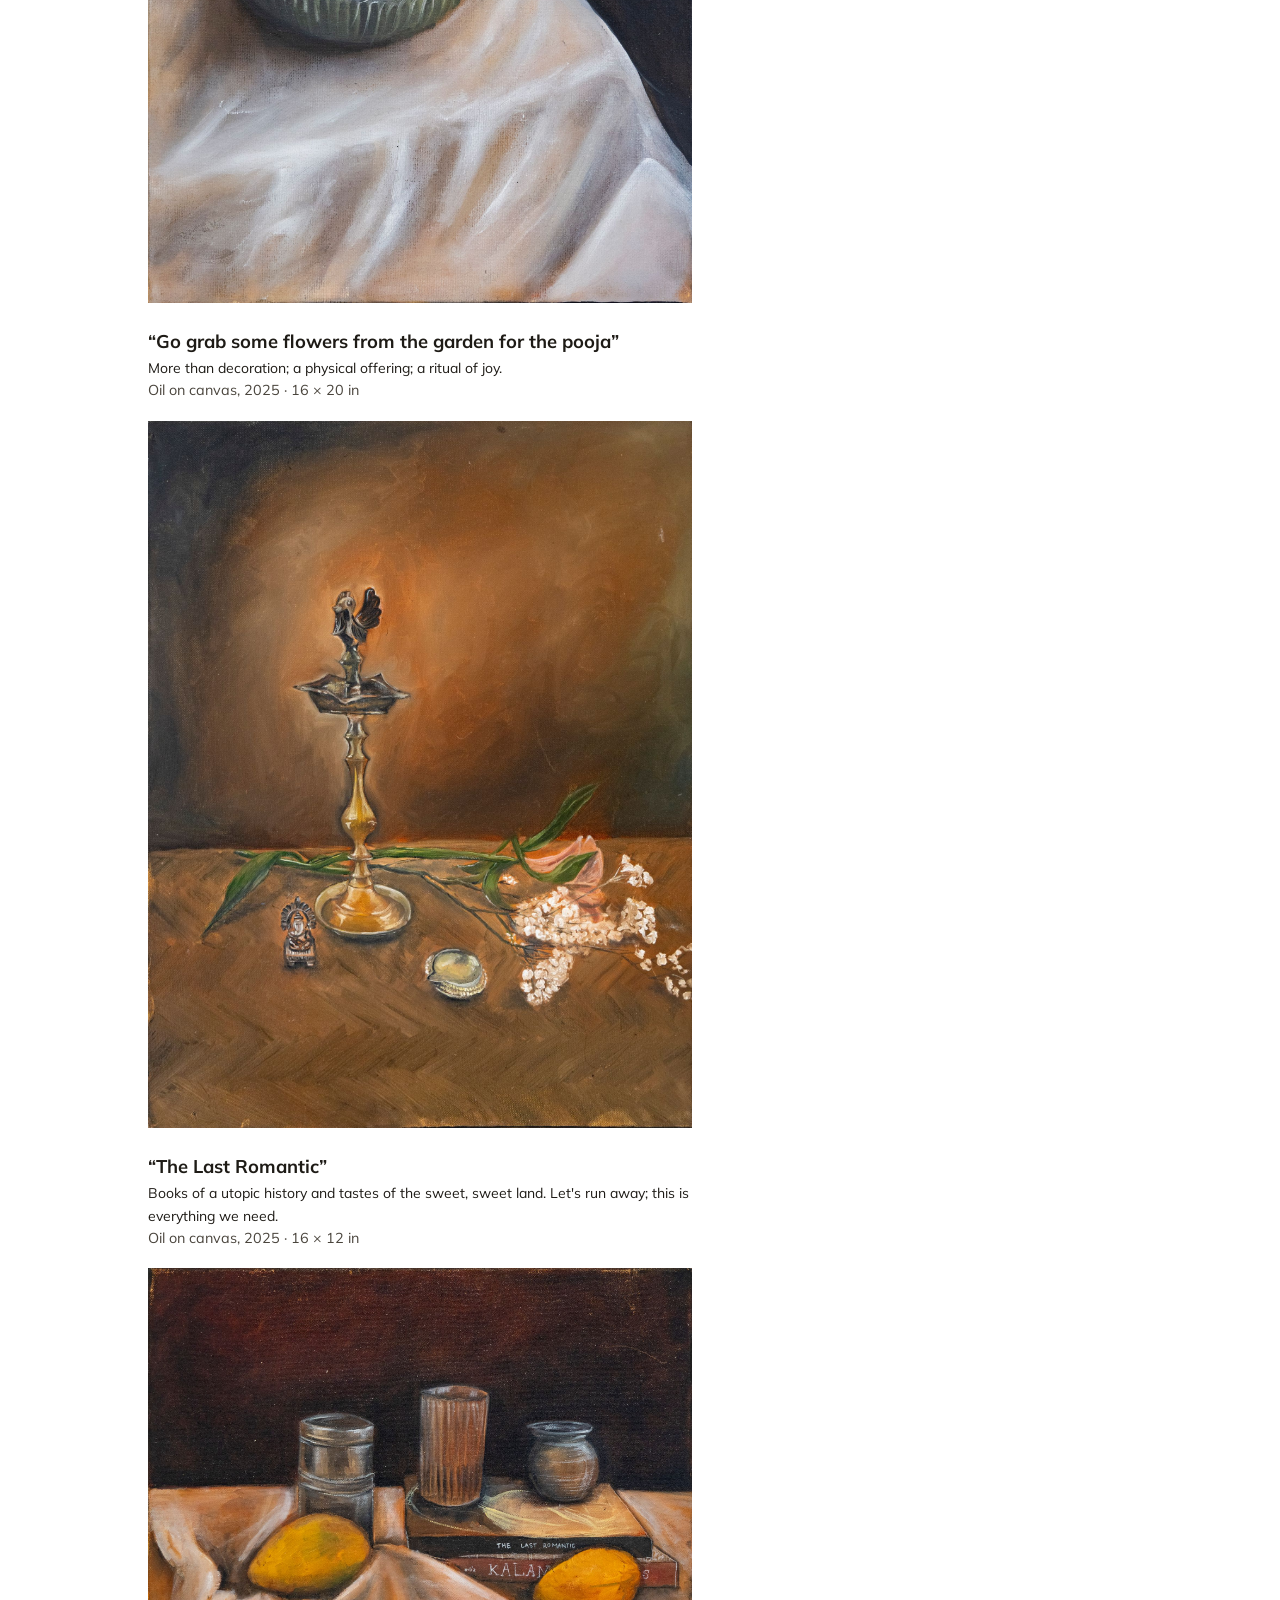
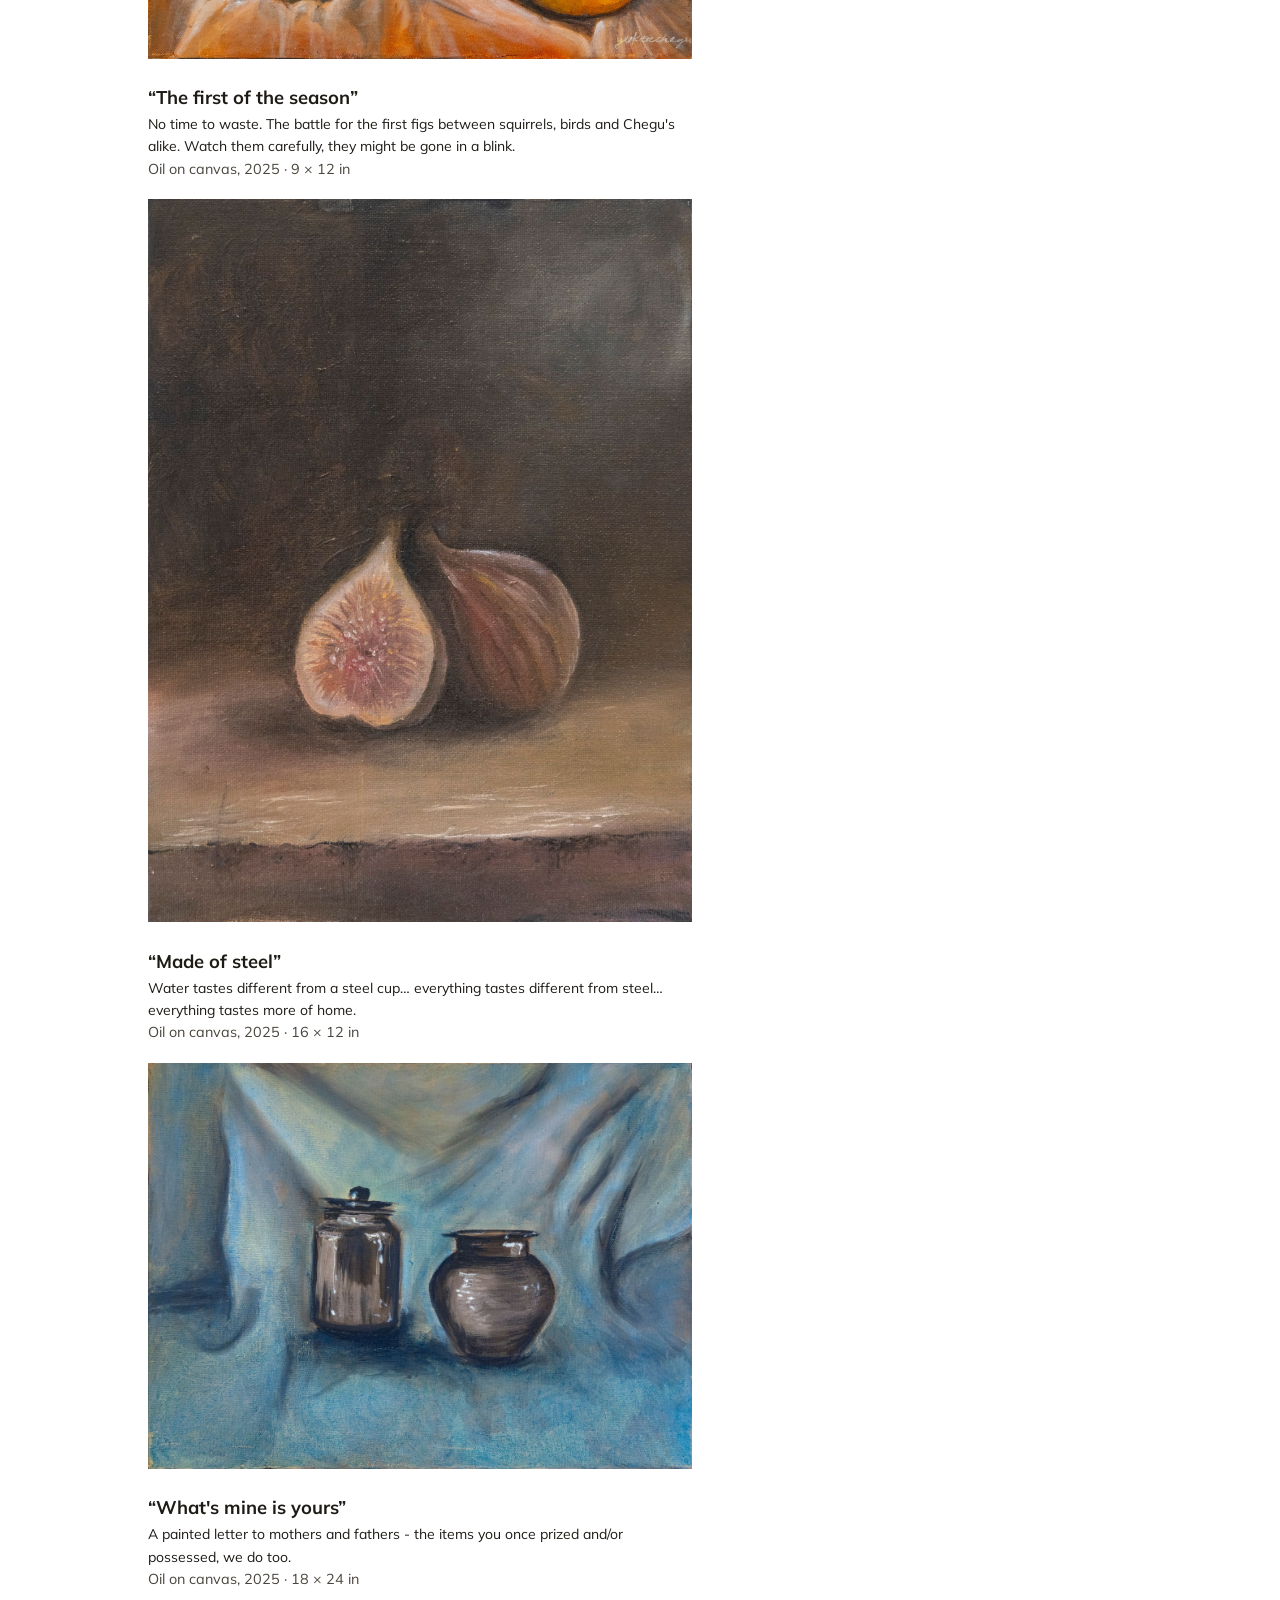
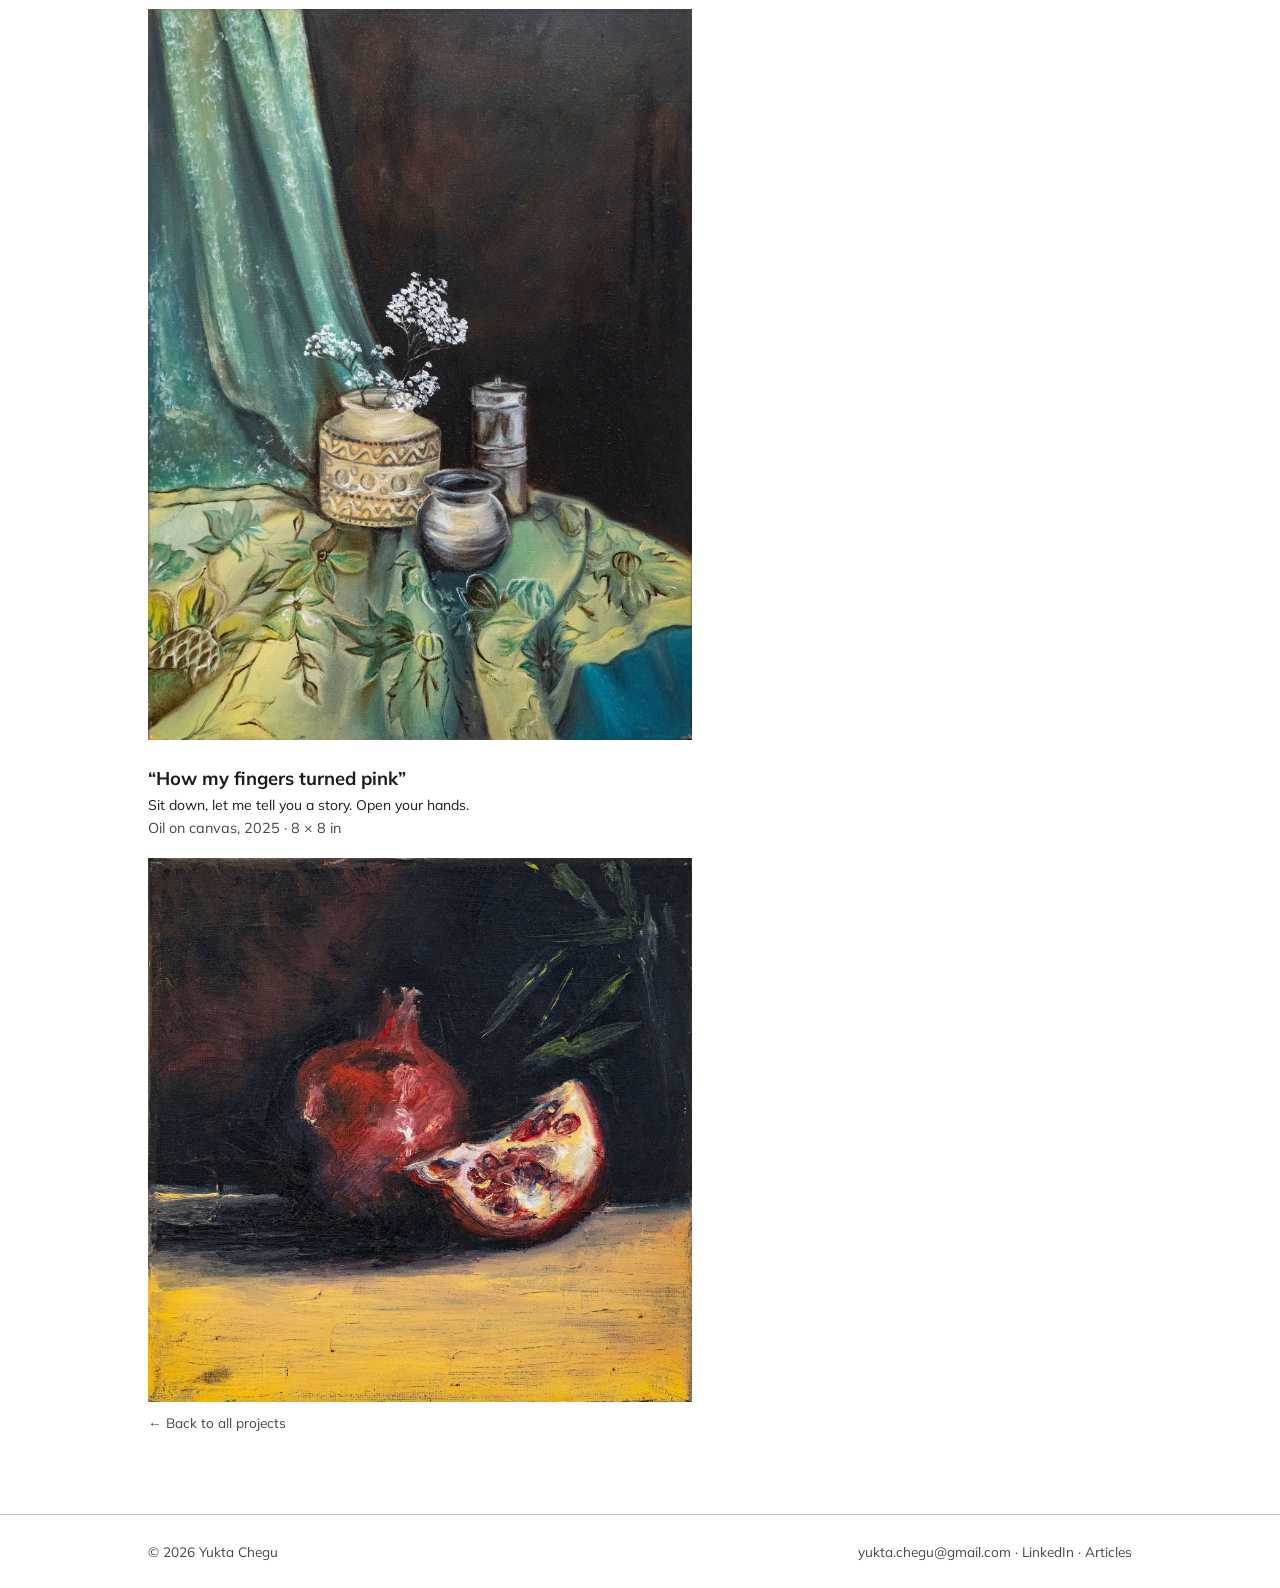
<file: projects/exhibition.html>
<!DOCTYPE html>
<html lang="en">
<head>
<meta charset="UTF-8">
<meta name="viewport" content="width=device-width, initial-scale=1">
<title>Yukta Chegu - [Objects of Home]</title>
<link rel="stylesheet" href="../css/style.css">
</head>
<body>

<header class="site">
 <div class="wrap">
  <a class="wordmark" href="../index.html">Yukta Chegu</a>
  <nav class="main">
   <a href="../about.html">Me</a>
   <a href="../folio.html">Folio</a>
   <a href="../index.html">Projects</a>
   <a href="../rubble-futures.html">Rubble Futures</a>
  </nav>
  <div class="socials">
   <a href="https://uk.linkedin.com/in/yuktachegu" target="_blank" rel="noopener">LinkedIn</a>
   <a href="https://linktr.ee/yuktachegu" target="_blank" rel="noopener">Articles</a>
   <a href="mailto:yukta.chegu@gmail.com">Email</a>
  </div>
 </div>
</header>

<section class="project-hero">
 <div class="wrap">
  <span class="tag">Exhibition</span>
  <h1>[Objects of Home]</h1>
  <p class="sub">Solo Exhibition</p>
 </div>
</section>

<section class="wrap">
 <div class="project-body">
  <p>This exhibition presents a collection of still life paintings that observe the quiet moments of an Indian home in Britain. The work explores how the familiar objects within these spaces - from the kitchen to the pooja space - define a sense of place.</p>
  <p>Enjoyment can be found in everyday arrangements. A draped cloth, a specific vessel, or even the placement of a fruit speaks to a subtle, unspoken geometry. These objects are not merely things; they form a hidden scaffolding that organises our daily rituals. They hold stories that are both personal and collective.</p>
  <p>The selection features items that have travelled across continents and others that have been acquired and adapted. Through these paintings, the work considers how a unique dual heritage is built and inhabited. It's an invitation to see the value and emotional weight held within these simple forms, and to recognise them as the quiet architects of identity.</p>
  <img src="../images/01-exhib-setup.jpg" alt="">
  <h3>“We have so many figs, please grab a few”</h3>
  <p>Figs sit ready for sharing. The bowl, a vessel for hospitality, holds them safe.<br><span class='credit'>Oil on canvas, 2025 · 12 × 16 in</span></p>
  <img src="../images/01-exhib-figs1.jpg" alt="">
  <h3>“Go grab some flowers from the garden for the pooja”</h3>
  <p>More than decoration; a physical offering; a ritual of joy.<br><span class='credit'>Oil on canvas, 2025 · 16 × 20 in</span></p>
  <img src="../images/01-exhib-pooja.jpg" alt="">
  <h3>“The Last Romantic”</h3>
  <p>Books of a utopic history and tastes of the sweet, sweet land. Let's run away; this is everything we need.<br><span class='credit'>Oil on canvas, 2025 · 16 × 12 in</span></p>
  <img src="../images/01-exhib-books.jpg" alt="">
  <h3>“The first of the season”</h3>
  <p>No time to waste. The battle for the first figs between squirrels, birds and Chegu's alike. Watch them carefully, they might be gone in a blink.<br><span class='credit'>Oil on canvas, 2025 · 9 × 12 in</span></p>
  <img src="../images/01-exhib-figs2.jpg" alt="">
  <h3>“Made of steel”</h3>
  <p>Water tastes different from a steel cup… everything tastes different from steel… everything tastes more of home.<br><span class='credit'>Oil on canvas, 2025 · 16 × 12 in</span></p>
  <img src="../images/01-exhib-steel.jpg" alt="">
  <h3>“What's mine is yours”</h3>
  <p>A painted letter to mothers and fathers - the items you once prized and/or possessed, we do too.<br><span class='credit'>Oil on canvas, 2025 · 18 × 24 in</span></p>
  <img src="../images/01-exhib-drape.jpg" alt="">
  <h3>“How my fingers turned pink”</h3>
  <p>Sit down, let me tell you a story. Open your hands.<br><span class='credit'>Oil on canvas, 2025 · 8 × 8 in</span></p>
  <img src="../images/01-exhib-pom.jpg" alt="">

  <a class="back-top" href="../index.html">← Back to all projects</a>
 </div>
</section>

<footer class="site">
 <div class="wrap">
  <span>© 2026 Yukta Chegu</span>
  <span><a href="mailto:yukta.chegu@gmail.com">yukta.chegu@gmail.com</a> · <a href="https://uk.linkedin.com/in/yuktachegu" target="_blank" rel="noopener">LinkedIn</a> · <a href="https://linktr.ee/yuktachegu" target="_blank" rel="noopener">Articles</a></span>
 </div>
</footer>

</body>
</html>
</file>
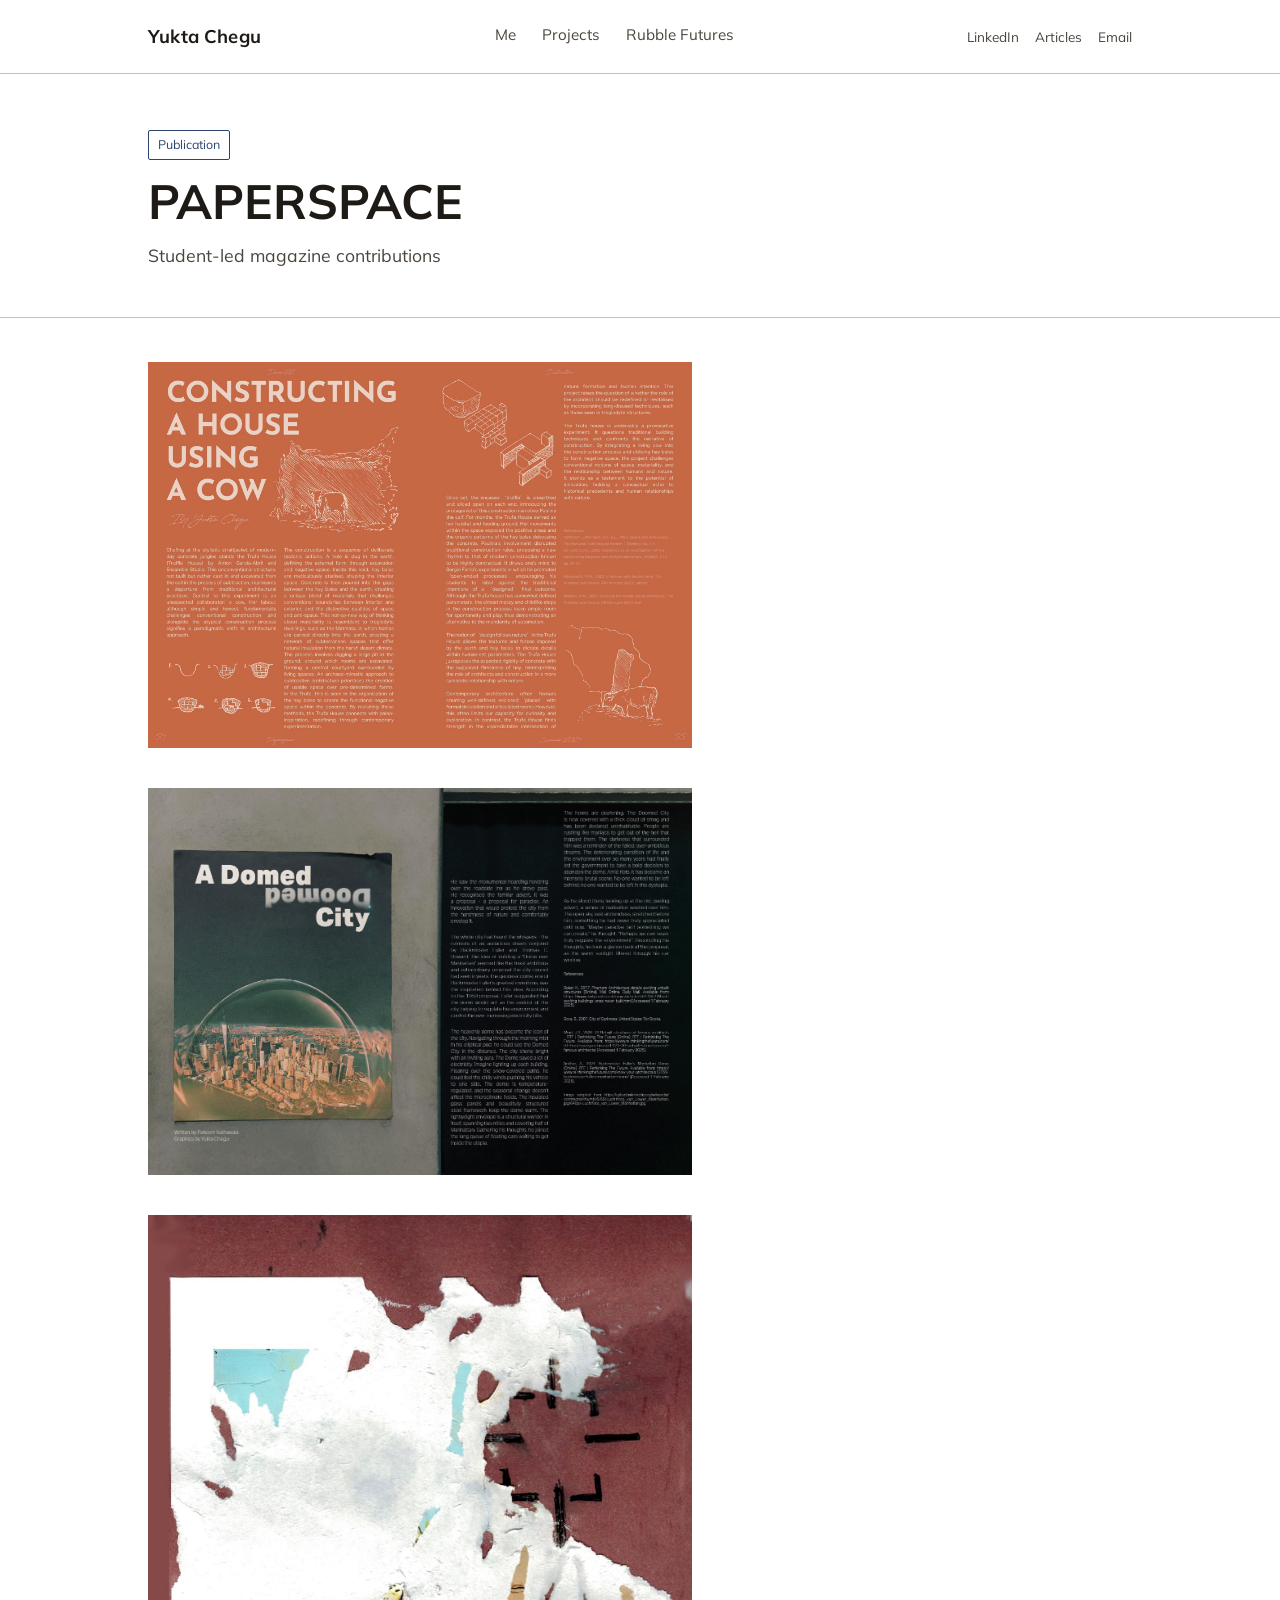
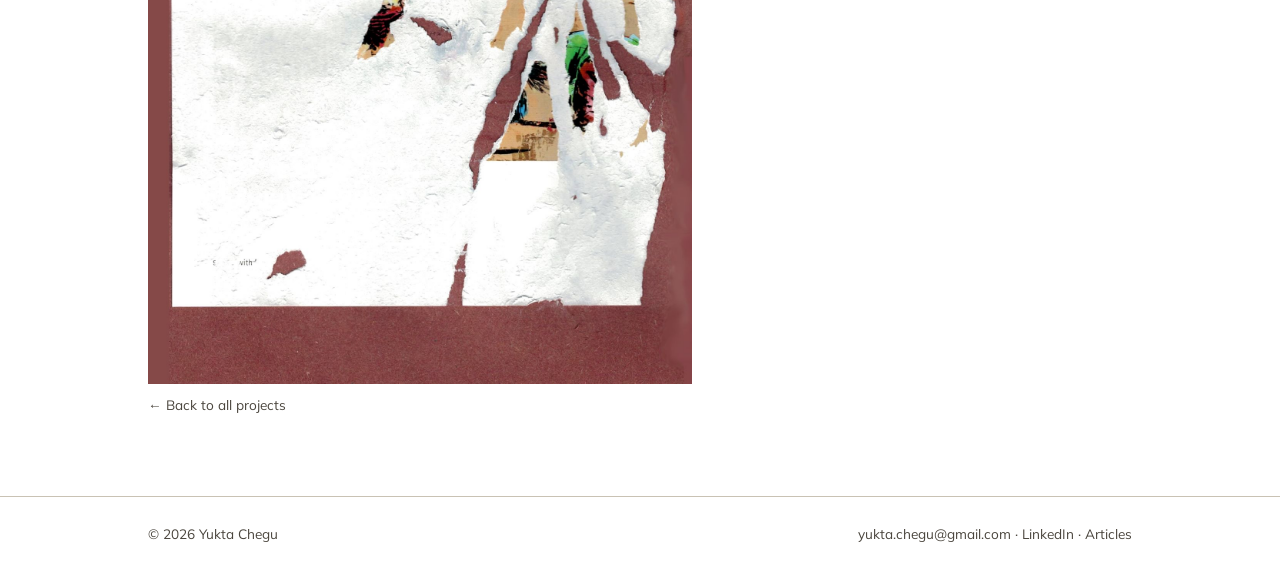
<file: projects/paperspace.html>
<!DOCTYPE html>
<html lang="en">
<head>
<meta charset="UTF-8">
<meta name="viewport" content="width=device-width, initial-scale=1">
<title>Yukta Chegu - [CONSTRUCT A HOUSE USING A COW]</title>
<link rel="stylesheet" href="../css/style.css">
</head>
<body>

<header class="site">
 <div class="wrap">
  <a class="wordmark" href="../index.html">Yukta Chegu</a>
  <nav class="main">
   <a href="../about.html">Me</a>
   <a href="../index.html">Projects</a>
   <a href="../rubble-futures.html">Rubble Futures</a>
  </nav>
  <div class="socials">
   <a href="https://uk.linkedin.com/in/yuktachegu" target="_blank" rel="noopener">LinkedIn</a>
   <a href="https://linktr.ee/yuktachegu" target="_blank" rel="noopener">Articles</a>
   <a href="mailto:yukta.chegu@gmail.com">Email</a>
  </div>
 </div>
</header>

<section class="project-hero">
 <div class="wrap">
  <span class="tag">Publication</span>
  <h1>PAPERSPACE</h1>
  <p class="sub">Student-led magazine contributions</p>
 </div>
</section>

<section class="wrap">
 <div class="project-body">
  <img src="../images/ppsp-cow.jpg" alt="">
<div style="height:40px;"></div>

  <img src="../images/ppsp-faheem.png" alt="">
<div style="height:40px;"></div>

  <img src="../images/ppsp-cover23.jpg" alt="">

  <a class="back-top" href="../index.html">← Back to all projects</a>
 </div>
</section>

<footer class="site">
 <div class="wrap">
  <span>© 2026 Yukta Chegu</span>
  <span><a href="mailto:yukta.chegu@gmail.com">yukta.chegu@gmail.com</a> · <a href="https://uk.linkedin.com/in/yuktachegu" target="_blank" rel="noopener">LinkedIn</a> · <a href="https://linktr.ee/yuktachegu" target="_blank" rel="noopener">Articles</a></span>
 </div>
</footer>

</body>
</html>
</file>
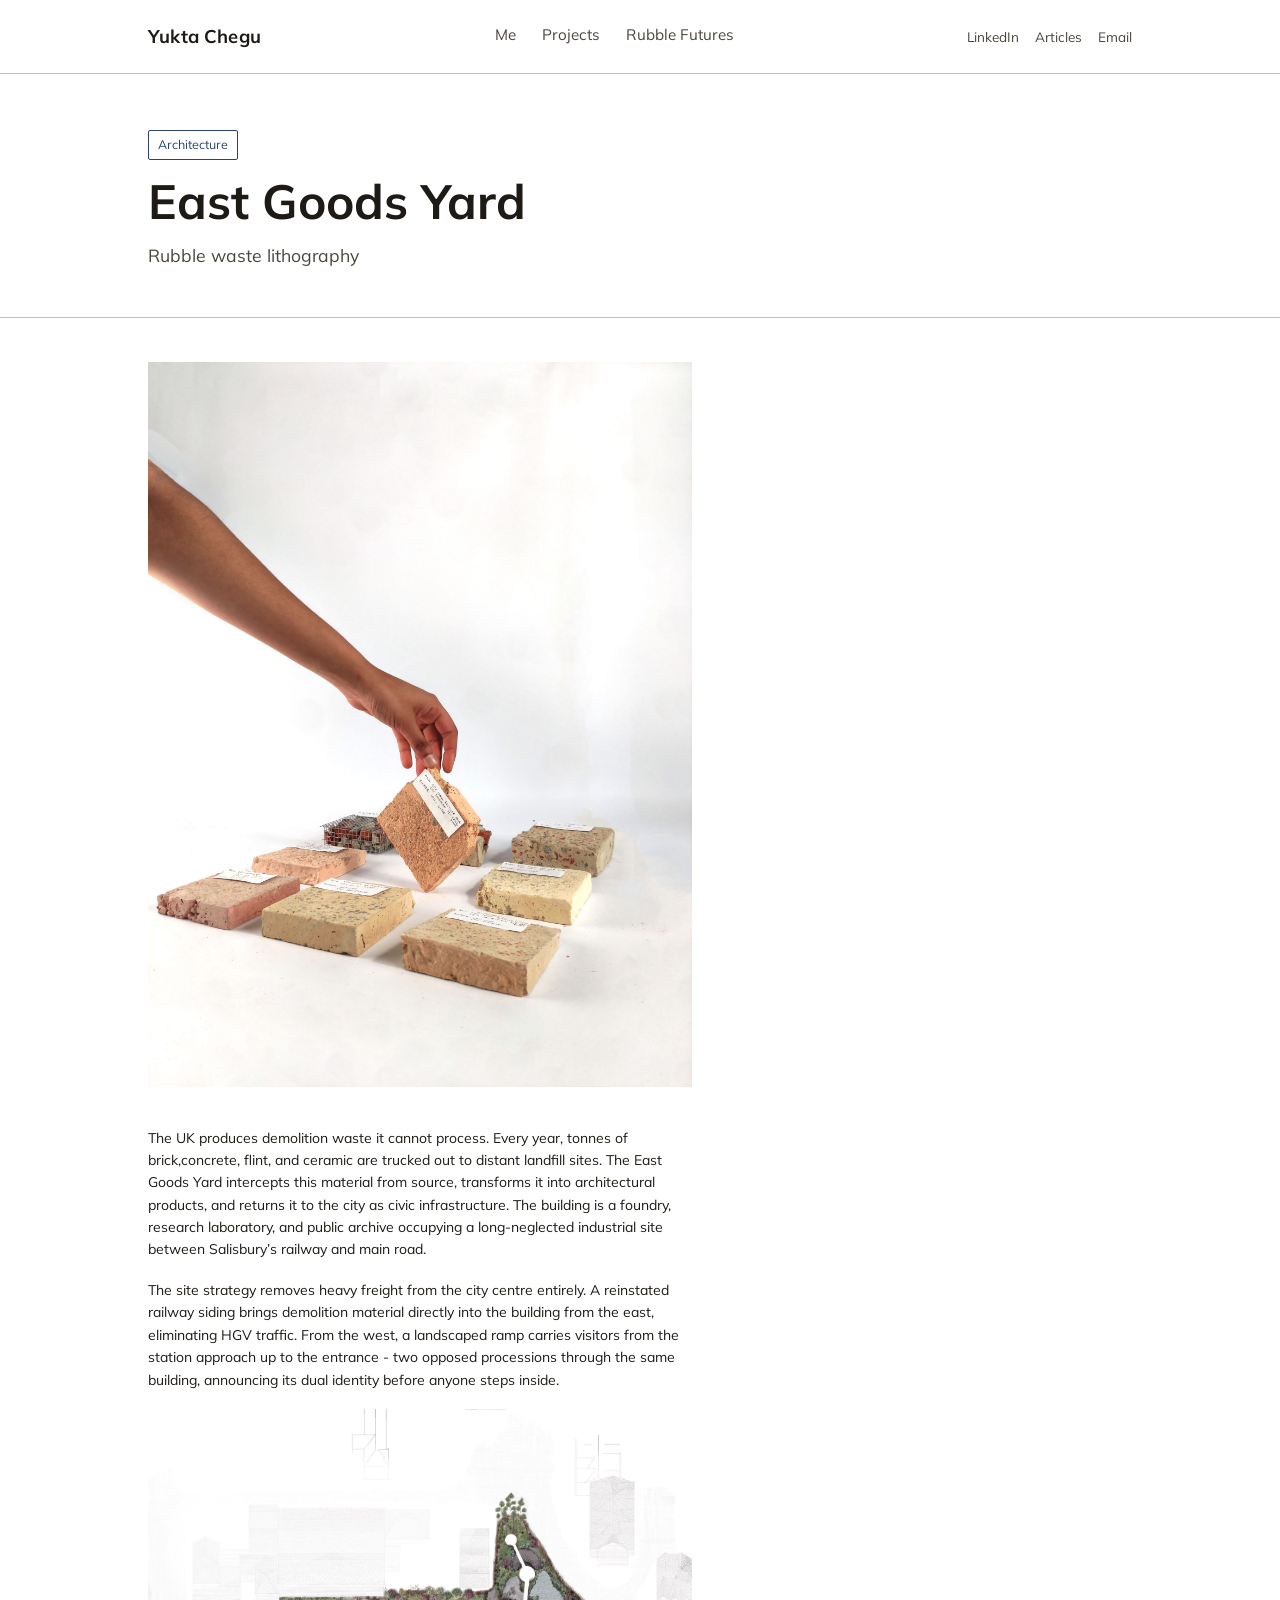
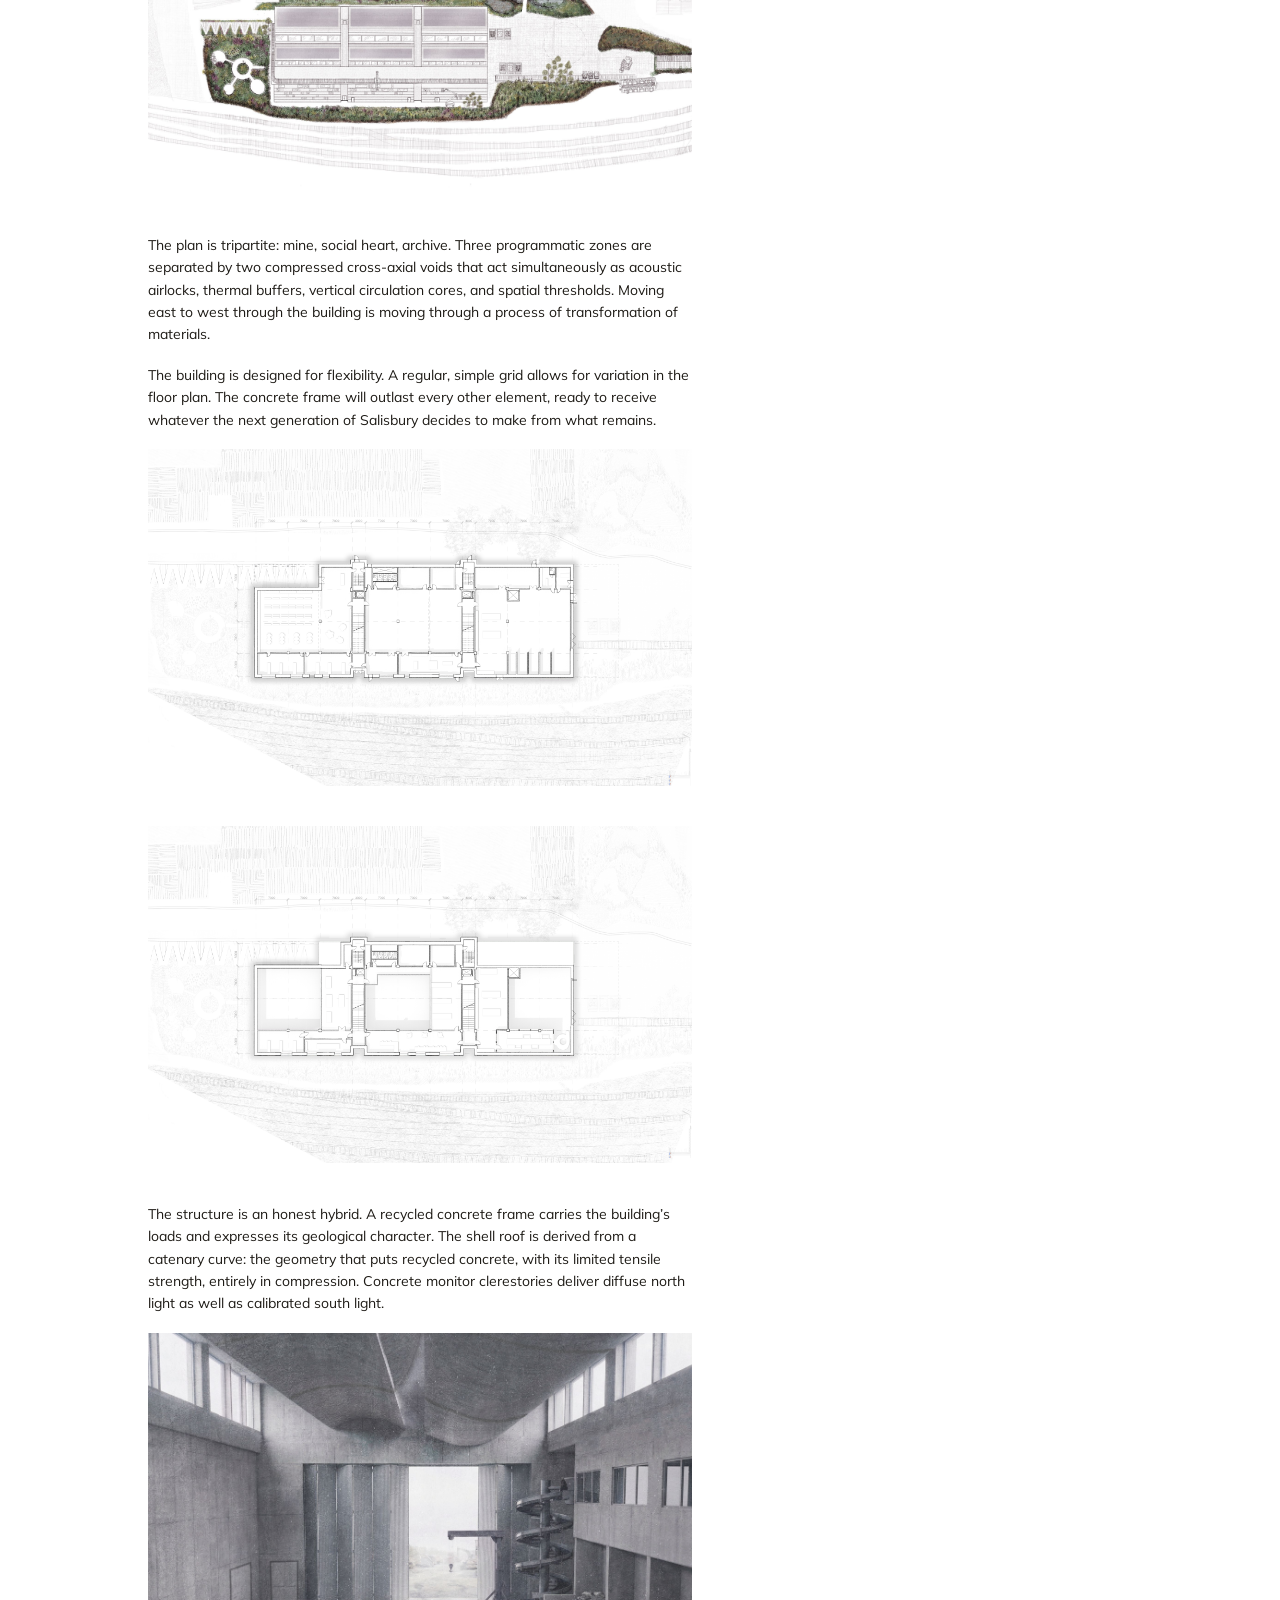
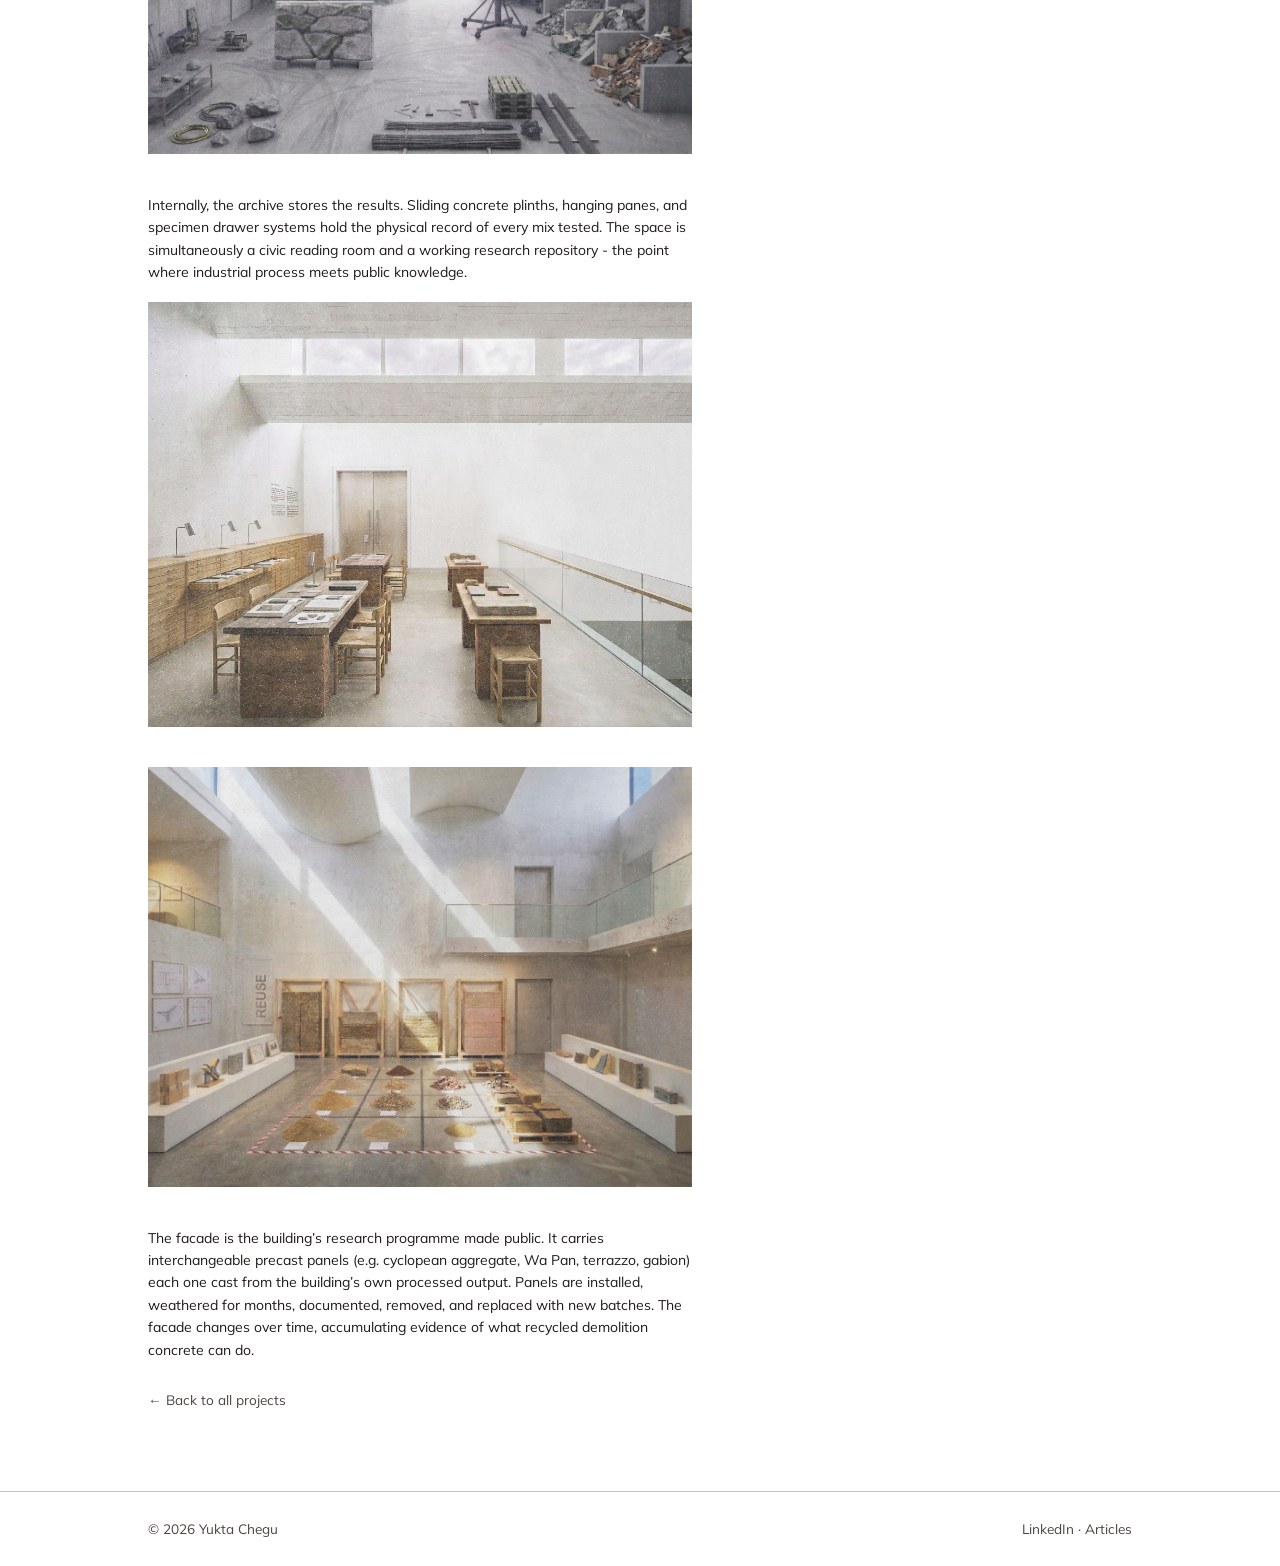
<file: projects/solo.html>
<!DOCTYPE html>
<html lang="en">
<head>
<meta charset="UTF-8">
<meta name="viewport" content="width=device-width, initial-scale=1">
<title>Yukta Chegu - [ART HOUSE]</title>
<link rel="stylesheet" href="../css/style.css">
</head>
<body>

<header class="site">
 <div class="wrap">
  <a class="wordmark" href="../index.html">Yukta Chegu</a>
  <nav class="main">
   <a href="../about.html">Me</a>
   <a href="../index.html">Projects</a>
   <a href="../rubble-futures.html">Rubble Futures</a>
  </nav>
  <div class="socials">
   <a href="https://uk.linkedin.com/in/yuktachegu" target="_blank" rel="noopener">LinkedIn</a>
   <a href="https://linktr.ee/yuktachegu" target="_blank" rel="noopener">Articles</a>
   <a href="mailto:yukta.chegu@gmail.com">Email</a>
  </div>
 </div>
</header>

<section class="project-hero">
 <div class="wrap">
  <span class="tag">Architecture</span>
  <h1>East Goods Yard</h1>
  <p class="sub">Rubble waste lithography</p>
 </div>
</section>

<section class="wrap">
 <div class="project-body">
  <img src="../images/solo-img1.jpg" alt="">
<div style="height:40px;"></div>
  <p>The UK produces demolition waste it cannot process. Every year, tonnes of brick,concrete, flint, and ceramic are trucked out to distant landfill sites. The East Goods
Yard intercepts this material from source, transforms it into architectural products,
and returns it to the city as civic infrastructure. The building is a foundry, research
laboratory, and public archive occupying a long-neglected industrial site between
Salisbury’s railway and main road.</p>
         <p>The site strategy removes heavy freight from the city centre entirely. A reinstated
railway siding brings demolition material directly into the building from the east,
eliminating HGV traffic. From the west, a landscaped ramp carries visitors from the
station approach up to the entrance - two opposed processions through the same
building, announcing its dual identity before anyone steps inside.</p>
  <img src="../images/solo-site.jpg" alt="">
<div style="height:40px;"></div>
<p>The plan is tripartite: mine, social heart, archive. Three programmatic zones are
separated by two compressed cross-axial voids that act simultaneously as acoustic
airlocks, thermal buffers, vertical circulation cores, and spatial thresholds. Moving
east to west through the building is moving through a process of transformation of
materials. </p>
<p>The building is designed for flexibility. A regular, simple grid allows for variation in
the floor plan. The concrete frame will outlast every other element, ready to receive
whatever the next generation of Salisbury decides to make from what remains.</p>
  <img src="../images/solo-gf.png" alt="">
<div style="height:40px;"></div>
  <img src="../images/solo-1f.png" alt="">
<div style="height:40px;"></div>
<p>The structure is an honest hybrid. A recycled concrete frame carries the building’s
loads and expresses its geological character. The shell roof is derived from a catenary
curve: the geometry that puts recycled concrete, with its limited tensile strength,
entirely in compression. Concrete monitor clerestories deliver diffuse north light as
well as calibrated south light.</p>

  <img src="../images/solo-mine.jpg" alt="">
<div style="height:40px;"></div>
<p>Internally, the archive stores the results. Sliding concrete plinths, hanging panes, and
specimen drawer systems hold the physical record of every mix tested. The space is
simultaneously a civic reading room and a working research repository - the point
where industrial process meets public knowledge.</p>

  <img src="../images/solo-library.jpg" alt="">
<div style="height:40px;"></div>
  <img src="../images/solo-civic.jpg" alt="">
<div style="height:40px;"></div>

 <p>The facade is the building’s research programme made public. It carries interchangeable
precast panels (e.g. cyclopean aggregate, Wa Pan, terrazzo, gabion) each one cast
from the building’s own processed output. Panels are installed, weathered for
months, documented, removed, and replaced with new batches. The facade changes
over time, accumulating evidence of what recycled demolition concrete can do.</p>



  <a class="back-top" href="../index.html">← Back to all projects</a>
 </div>
</section>

<footer class="site">
 <div class="wrap">
  <span>© 2026 Yukta Chegu</span>
  <span><a href="https://uk.linkedin.com/in/yuktachegu" target="_blank" rel="noopener">LinkedIn</a> · <a href="https://linktr.ee/yuktachegu" target="_blank" rel="noopener">Articles</a></span>
 </div>
</footer>

</body>
</html>
</file>
<file: css/style.css>
@import url('https://fonts.googleapis.com/css2?family=Mulish:wght@400;500;600;700&display=swap');

:root{
  --paper:#FFFFFF;
  --paper-deep:#F2F2F2;
  --ink:#1E1B16;
  --ink-soft:#4A453D;
  --blue:#2B4570;
  --ochre:#B98530;
  --line:#C9C2B4;
  --max:1040px;
}

*{box-sizing:border-box;}
html{scroll-behavior:smooth;}
body{
  margin:0;
  background:var(--paper);
  color:var(--ink);
  font-family:'Mulish',-apple-system,'Helvetica Neue',Arial,sans-serif;
  font-size:14px;
  line-height:1.6;
}
a{color:inherit;}
img{max-width:100%;display:block;}

h1,h2,h3{
  font-family:'Mulish',-apple-system,'Helvetica Neue',Arial,sans-serif;
  font-weight:700;
  line-height:1.05;
  margin:0 0 .3em;
}

.wrap{max-width:var(--max);margin:0 auto;padding:0 28px;}

/* --- header --- */
header.site{
  border-bottom:1px solid var(--line);
  padding:22px 0;
}
header.site .wrap{
  display:flex;
  justify-content:space-between;
  align-items:center;
  gap:20px;
  flex-wrap:wrap;
}
.wordmark{
  font-family:'Mulish',-apple-system,'Helvetica Neue',Arial,sans-serif;
  font-size:1.15rem;
  font-weight:700;
  text-decoration:none;
  letter-spacing:.01em;
}
nav.main{display:flex;gap:26px;}
nav.main a{text-decoration:none;font-size:.95rem;color:var(--ink-soft);border-bottom:1px solid transparent;padding-bottom:2px;transition:border-color .15s;}
nav.main a:hover,nav.main a.active{border-color:var(--blue);color:var(--ink);}
.socials{display:flex;gap:16px;font-size:.85rem;}
.socials a{text-decoration:none;color:var(--ink-soft);}
.socials a:hover{color:var(--blue);}

/* --- hero (index) --- */
.hero{padding:64px 0 40px;border-bottom:1px solid var(--line);}
.hero h1{font-size:clamp(2.3rem,5vw,3.6rem);max-width:11ch;}
.hero p{color:var(--ink-soft);max-width:46ch;font-size:1.05rem;margin-top:14px;}

/* --- project index grid --- */
.project-grid{
  display:grid;
  grid-template-columns:repeat(3,1fr);
  gap:32px 28px;
  padding:20px 0 60px;
}
.project-card{
  text-decoration:none;
  color:var(--ink);
  display:block;
}
.project-card .thumb{
  width:100%;aspect-ratio:4/3;
  background:var(--paper-deep);
  border:1px solid var(--line);
  overflow:hidden;
  display:flex;align-items:center;justify-content:center;
  font-size:.75rem;color:var(--ink-soft);text-align:center;line-height:1.3;
  padding:0;
  margin-bottom:14px;
}
.project-card .thumb img{
  width:100%;
  height:100%;
  object-fit:cover;
  object-position:center;
  display:block;
}
.project-card h2{font-size:1.1rem;font-weight:600;margin:0 0 4px;}
.project-card .sub{color:var(--ink-soft);font-size:.9rem;}
.project-card:hover h2{color:var(--blue);}

@media (max-width:640px){
  .project-grid{grid-template-columns:repeat(2,1fr);gap:22px 16px;}
}

/* --- project detail page --- */
.project-hero{padding:56px 0 30px;border-bottom:1px solid var(--line);}
.project-hero .tag{
  display:inline-block;font-size:.78rem;color:var(--blue);
  border:1px solid var(--blue);border-radius:2px;padding:4px 9px;margin-bottom:16px;
}
.project-hero h1{font-size:clamp(2rem,4.5vw,3rem);max-width:16ch;}
.project-hero .sub{color:var(--ink-soft);font-size:1.1rem;margin-top:8px;max-width:50ch;}

.project-body{padding:44px 0 20px;max-width:68ch;}
.project-body p{margin:0 0 1.3em;}
.project-body h3{font-size:1.15rem;margin-top:1.6em;}

.placeholder-img{
  background:var(--paper-deep);
  border:1px dashed var(--line);
  color:var(--ink-soft);
  font-size:.82rem;
  display:flex;align-items:center;justify-content:center;
  text-align:center;
  padding:16px;
  margin:28px 0;
  min-height:220px;
}
.img-caption{font-size:.85rem;color:var(--ink-soft);margin-top:-18px;margin-bottom:28px;}

.credit{color:var(--ink-soft);font-size:.9rem;margin-top:20px;}

/* --- folio pdf --- */
.pdf-embed{
  border:1px solid var(--line);
  margin:10px 0 60px;
  height:85vh;
  min-height:600px;
}
.pdf-embed iframe{width:100%;height:100%;border:0;display:block;}

/* --- folio grid (unused, kept for reference) --- */
.folio-grid{
  display:grid;
  grid-template-columns:repeat(3,1fr);
  gap:4px;
  padding:40px 0 60px;
}
.folio-grid .placeholder-img{margin:0;aspect-ratio:1/1;min-height:0;}

/* --- about page --- */
.about-body{padding:80px 0 60px;}
.about-body .intro-col{max-width:700px;margin:0 auto;text-align:left;}
.about-body p{font-size:1.2rem;margin:0 0 1.2em;color:var(--ink-soft);}
.about-body p:first-child{color:var(--ink);font-weight:700;font-size:1.6rem;line-height:1.4;}

/* --- footer --- */
footer.site{border-top:1px solid var(--line);padding:26px 0;margin-top:20px;}
footer.site .wrap{display:flex;justify-content:space-between;flex-wrap:wrap;gap:10px;font-size:.85rem;color:var(--ink-soft);}
footer.site a{text-decoration:none;color:var(--ink-soft);}
footer.site a:hover{color:var(--blue);}

.back-top{display:inline-block;margin:10px 0 40px;font-size:.85rem;color:var(--ink-soft);text-decoration:none;}
.back-top:hover{color:var(--blue);}

@media (max-width:640px){
  .folio-grid{grid-template-columns:repeat(2,1fr);}
}
</file>
